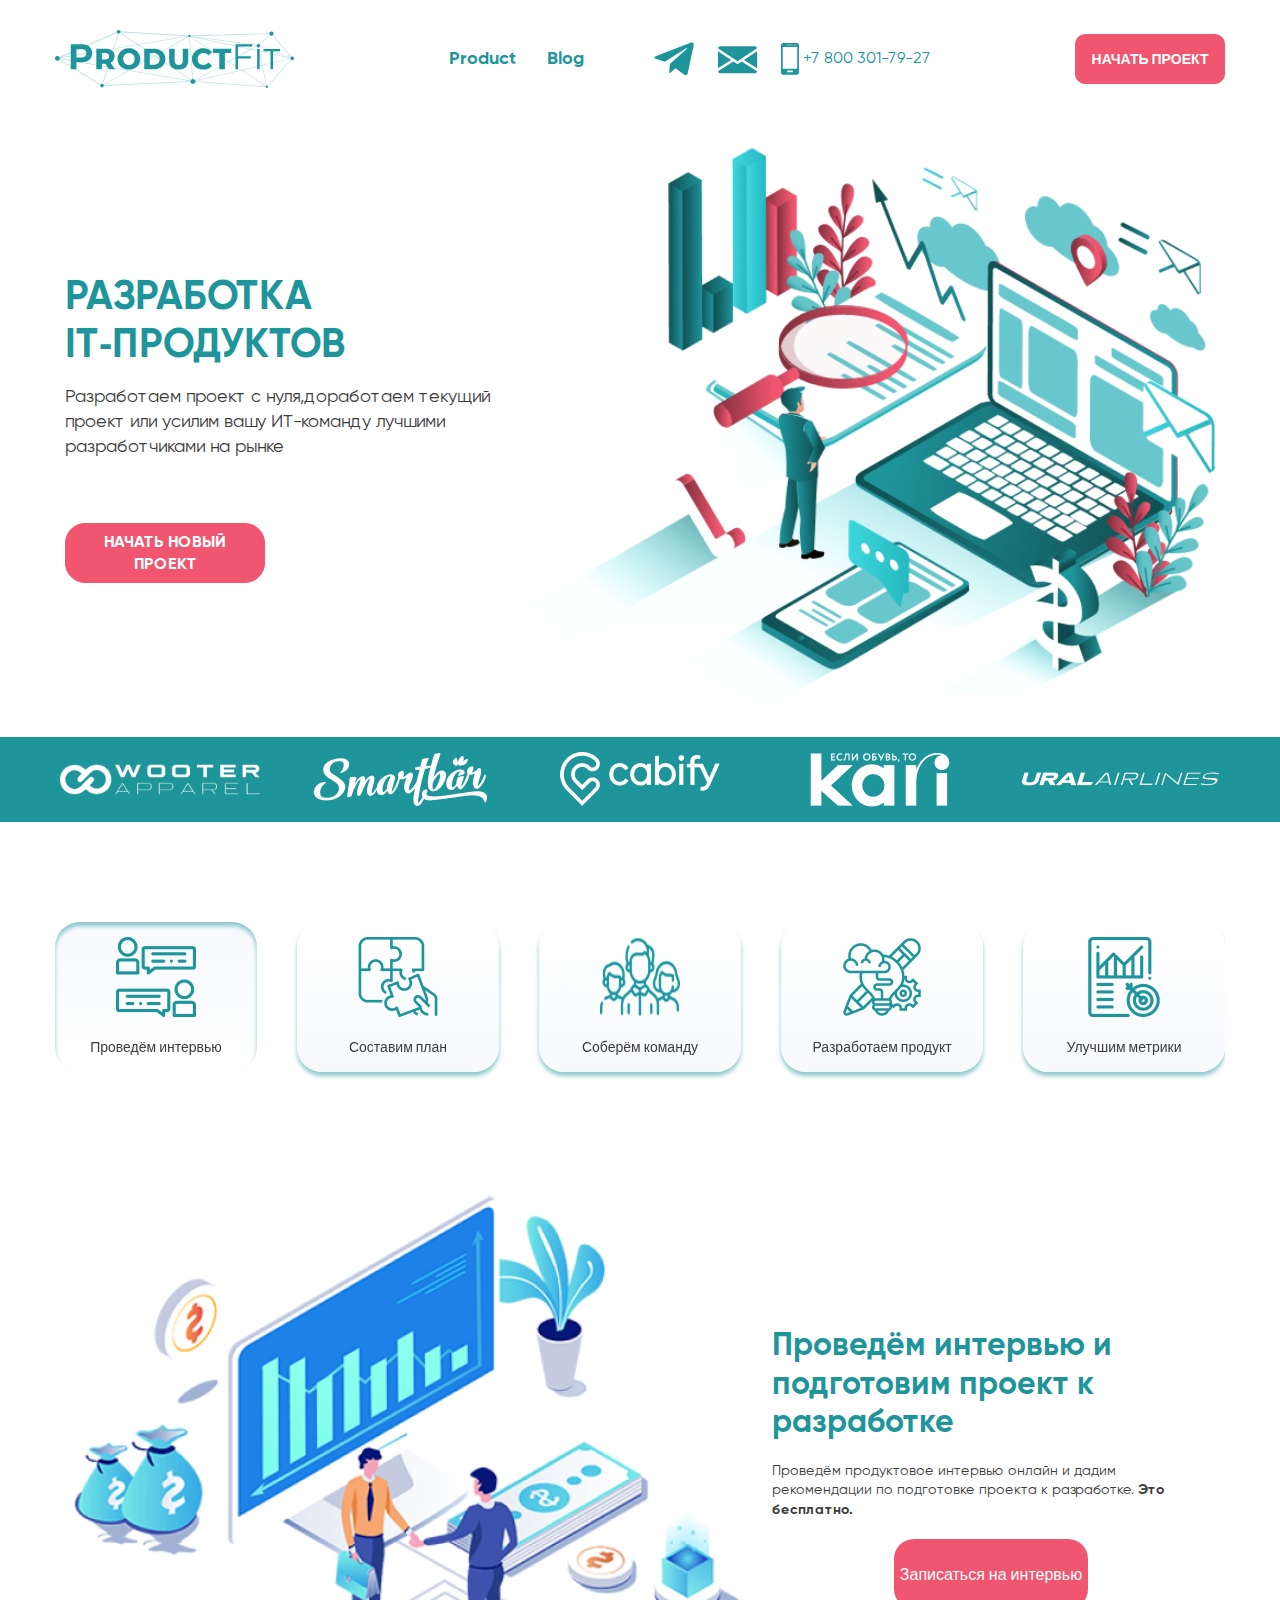
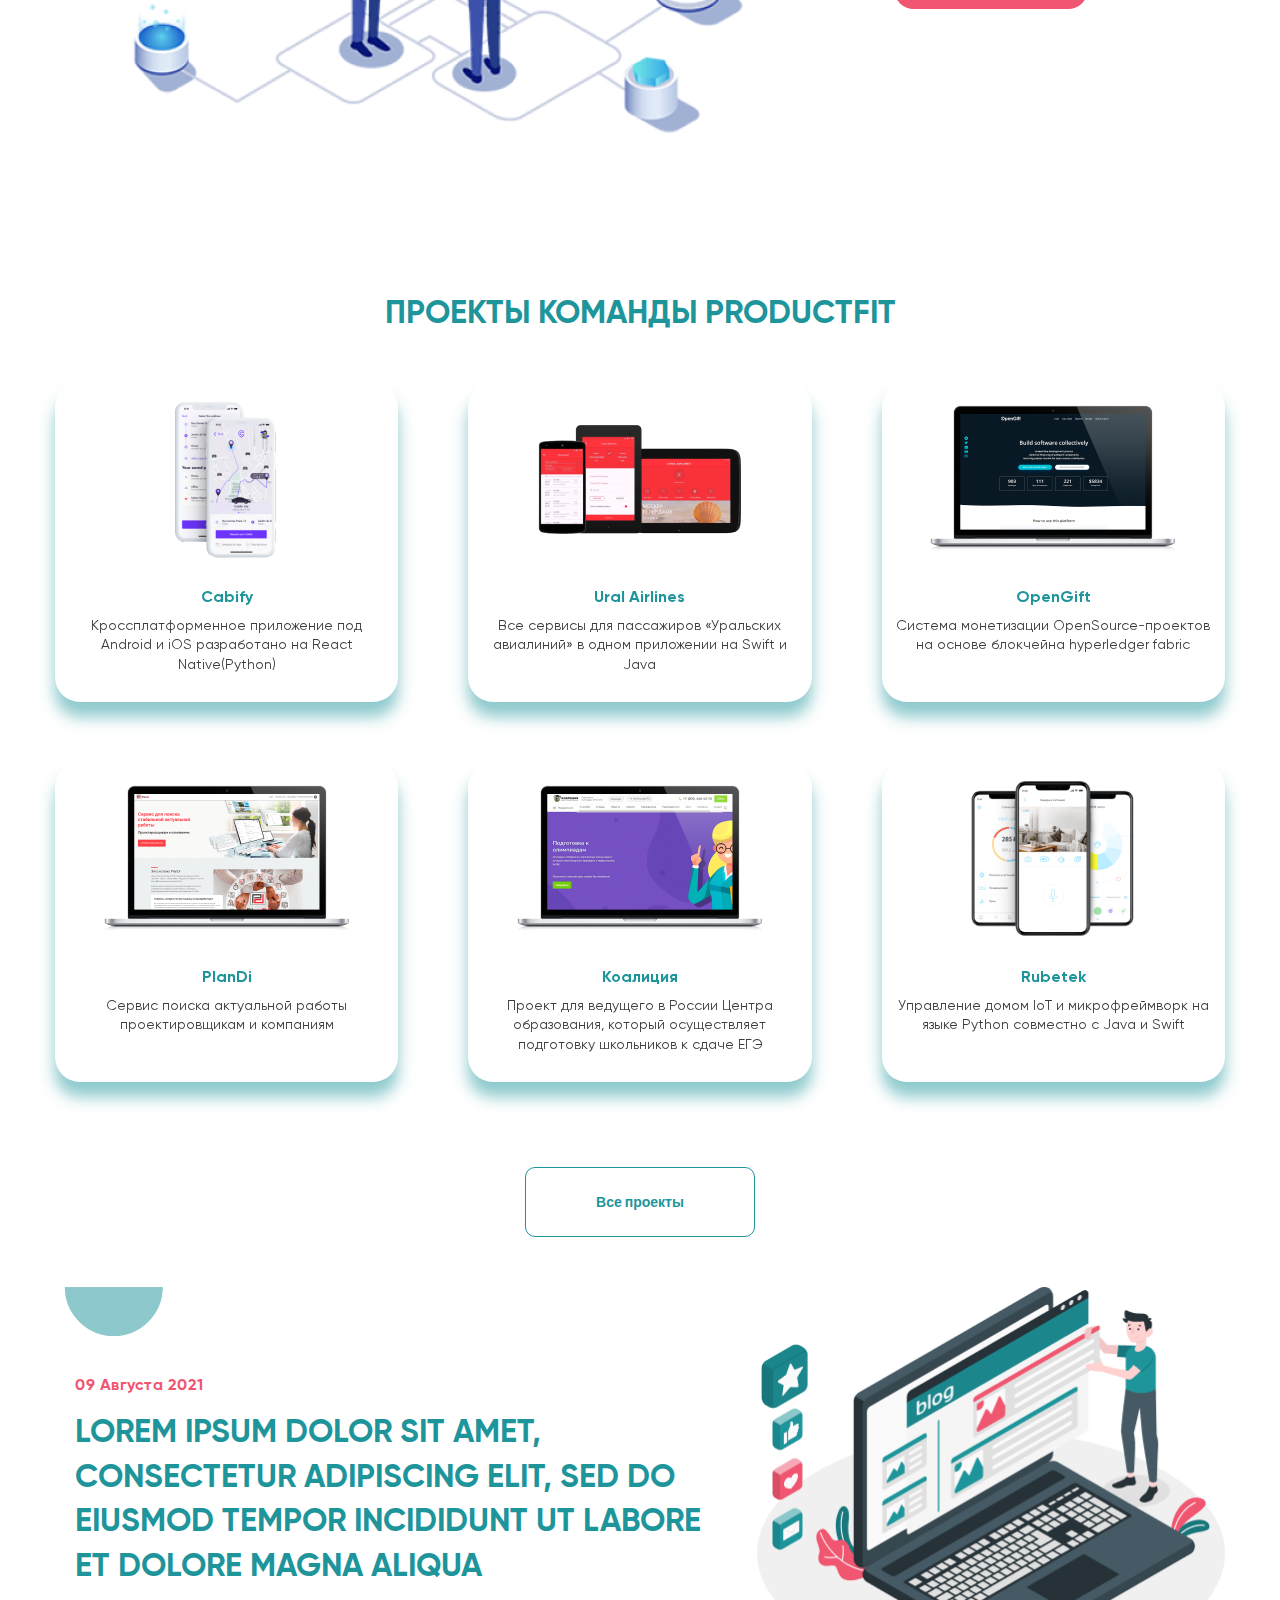
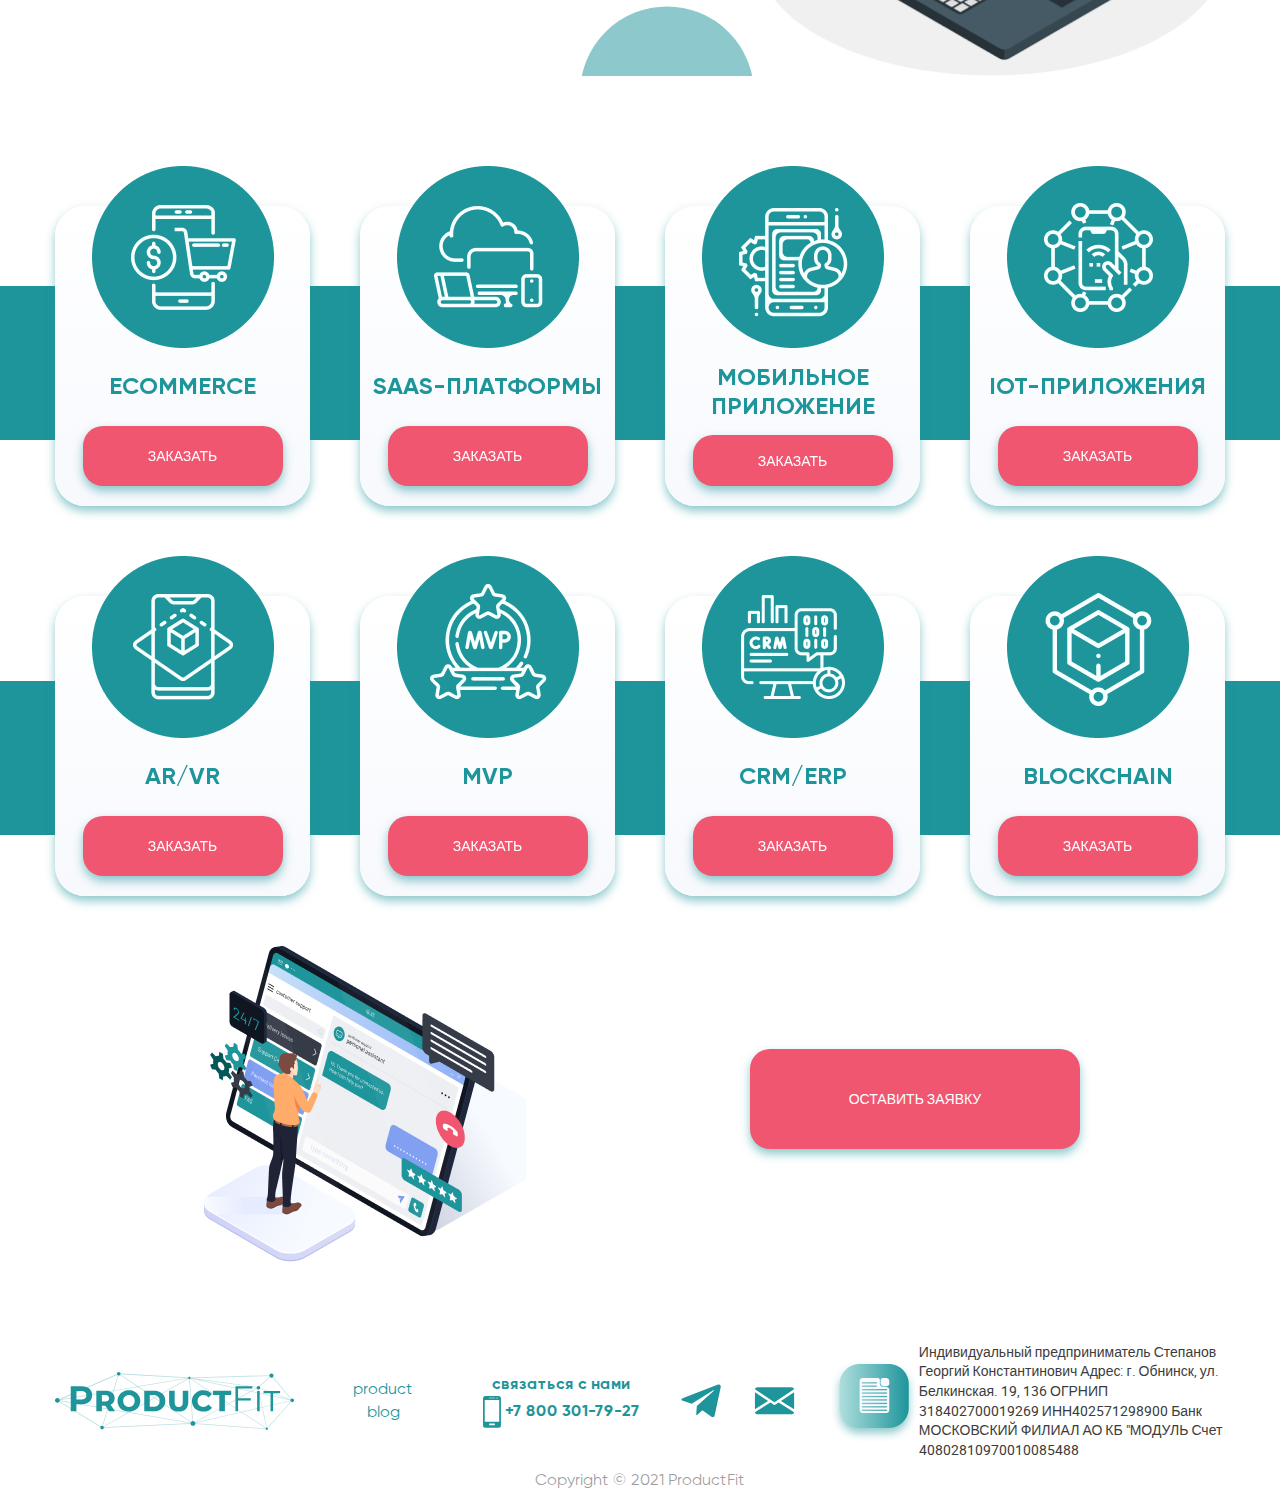
<file: index.html>
<!DOCTYPE html>
<html lang="ru">

<head>

	<meta charset="utf-8">
	<title>Start Optimazed</title>
	<meta name="description" content="Startup HTML Optimized">
	<meta name="viewport" content="width=device-width">
	<link rel="icon" href="img/favicon.ico">
	<meta property="og:image" content="img/preview.jpg">
	<link rel="stylesheet" href="css/app.min.css?v=1">
	<script src="js/app.min.js" defer></script>

</head>

<body>

	<header class="header">
		<div class="header__container container">
			<div class="header__logo">
				<a href="#"> <img src="/img/Logo.svg" alt=""> </a>
			</div>
			<div class="header__nav">
				<ul class="header__list">
					<li><a href="/product.html">Product</a></li>
					<li><a href="/blog.html">Blog</a></li>
				</ul>
				<div class="header__item">
					<a href="tg://join?invite=id_группы"> <img src="/img/Telegram.svg" alt=""></a>
					<a href="mailto:info@example.com"> <img src="/img/mail.svg" alt=""></a>
					<a href="tel:+78003017927"> <img src="/img/phone.svg" alt=""> +7 800 301-79-27 </a>
				</div>
				<button class="btn btn--contact btn--burger">
					НАЧАТЬ ПРОЕКТ
				</button>
			</div>
			<button class="btn btn--contact">
				НАЧАТЬ ПРОЕКТ
			</button>
			<button class="hamburger" type="button">
				<span class="hamburger__item"></span>
			</button>
		</div>
	</header>

	<section class="banner">
		<div class="banner__container container">
			<div class="banner__block">
				<h2 class="banner__title"> Разработка IT‑продуктов</h2>
				<p class="banner__text">Разработаем проект с нуля,доработаем текущий проект или усилим вашу ИТ-команду лучшими разработчиками на рынке</p>
				<button class="btn btn--banner">НАЧАТЬ НОВЫЙ ПРОЕКТ</button>
			</div>
			<div class="banner__img">
				<img src="/img/banner.png" alt="">
			</div>
		</div>
	</section>

	<section class="brands">
		<div class="brands__container container">
			<div class="brands__wrap">
				<div class="swiper-brand">
					<div class="brands__prev"></div>
					<div class="brands__list swiper-wrapper">
						<div class="brands__img swiper-slide brands__width">
							<img src="/img/brand-1.png" alt="">
						</div>
						<div class="brands__img swiper-slide">
							<img src="/img/brand-2.png" alt="">
						</div>
						<div class="brands__img swiper-slide">
							<img src="/img/brand-3.png" alt="">
						</div>
						<div class="brands__img swiper-slide">
							<img src="/img/brand-4.png" alt="">
						</div>
						<div class="brands__img swiper-slide">
							<img src="/img/brand-5.png" alt="">
						</div>
					</div>
					<div class="brands__next"></div>
				</div>
			</div>
		</div>
	</section>

	<section class="interview">
		<div class="interview__container container">
			<div class="interview__tabs">
				<div class="swiper-interview">
					<div class="interview__prev"></div>
					<ul class="interview__list swiper-wrapper">
						<li class="interview__item swiper-slide"> <img src="/img/interview.png" alt=""> <p>Проведём интервью</p></li>
						<li class="interview__item swiper-slide">	<img src="/img/puzzle.png" alt=""> <p>Составим план</p></li>
						<li class="interview__item swiper-slide">	<img src="/img/team.png" alt=""> <p>Соберём команду</p></li>
						<li class="interview__item swiper-slide">	<img src="/img/development.png" alt=""> <p>Разработаем продукт</p></li>
						<li class="interview__item swiper-slide"><img src="/img/advance.png" alt=""> <p>Улучшим метрики</p></li>
					</ul>
					<div class="interview__next"></div>
				</div>
				<div class="interview__content">
					<div class="interview__wrap">
						<div class="interview__img">
							<img src="/img/interview-logo.png" alt="">
						</div>
						<div class="interview__block">
							<h2 class="interview__title"> Проведём интервью и подготовим проект к разработке</h2>
							<p class="interview__text">Проведём продуктовое интервью онлайн и дадим рекомендации по подготовке проекта к разработке. <b> Это бесплатно.</b></p>
							<button class="interview__btn btn--int">Записаться на интервью</button>
						</div>
					</div>
					<div class="interview__wrap">
						<div class="interview__img">
							<img src="/img/interview-logo.png" alt="">
						</div>
						<div class="interview__block">
							<h2 class="interview__title"> Проведём интервью и подготовим проект к разработке</h2>
							<p class="interview__text">Проведём продуктовое интервью онлайн и дадим рекомендации по подготовке проекта к разработке. <b> Это бесплатно.</b></p>
							<button class="interview__btn btn--int">Записаться на интервью</button>
						</div>
					</div>
					<div class="interview__wrap">
						<div class="interview__img">
							<img src="/img/interview-logo.png" alt="">
						</div>
						<div class="interview__block">
							<h2 class="interview__title"> Проведём интервью и подготовим проект к разработке</h2>
							<p class="interview__text">Проведём продуктовое интервью онлайн и дадим рекомендации по подготовке проекта к разработке. <b> Это бесплатно.</b></p>
							<button class="interview__btn btn--int">Записаться на интервью</button>
						</div>
					</div>
					<div class="interview__wrap">
						<div class="interview__img">
							<img src="/img/interview-logo.png" alt="">
						</div>
						<div class="interview__block">
							<h2 class="interview__title"> Проведём интервью и подготовим проект к разработке</h2>
							<p class="interview__text">Проведём продуктовое интервью онлайн и дадим рекомендации по подготовке проекта к разработке. <b> Это бесплатно.</b></p>
							<button class="interview__btn btn--int">Записаться на интервью</button>
						</div>
					</div>
					<div class="interview__wrap">
						<div class="interview__img">
							<img src="/img/interview-logo.png" alt="">
						</div>
						<div class="interview__block">
							<h2 class="interview__title"> Проведём интервью и подготовим проект к разработке</h2>
							<p class="interview__text">Проведём продуктовое интервью онлайн и дадим рекомендации по подготовке проекта к разработке. <b> Это бесплатно.</b></p>
							<button class="interview__btn btn--int">Записаться на интервью</button>
						</div>
					</div>
				</div>
			</div>
		</div>
	</section>

	<section class="product">
		<div class="product__container container">
			<h2 class="product__title">ПРОЕКТЫ КОМАНДЫ PRODUCTFIT</h2>
			<div class="swiper-product">
				<div class="product__block swiper-wrapper">
					<div class="product__item swiper-slide">
						<img src="/img/cabify-product.png" alt="">
						<h3 class="product__text">Cabify</h3>
						<p class="product__subtext">Кроссплатформенное приложение под Android и iOS разработано на React Native(Python)</p>
					</div>
					<div class="product__item swiper-slide">
						<img src="/img/airlines-product.png" alt="">
						<h3 class="product__text">Ural Airlines</h3>
						<p class="product__subtext">Все сервисы для пассажиров «Уральских авиалиний» в одном приложении на Swift и Java</p>
					</div>
					<div class="product__item swiper-slide">
						<img src="/img/opengift.png" alt="">
						<h3 class="product__text">OpenGift</h3>
						<p class="product__subtext">Система монетизации OpenSource-проектов на основе блокчейна hyperledger fabric</p>
					</div>
					<div class="product__item swiper-slide">
						<img src="/img/plandi.png" alt="">
						<h3 class="product__text">PlanDi</h3>
						<p class="product__subtext">Сервис поиска актуальной работы проектировщикам и компаниям</p>
					</div>
					<div class="product__item swiper-slide">
						<img src="/img/coalition.png" alt="">
						<h3 class="product__text">Коалиция</h3>
						<p class="product__subtext">Проект для ведущего в России Центра образования, который осуществляет подготовку школьников к сдаче ЕГЭ</p>
					</div>
					<div class="product__item swiper-slide">
						<img src="/img/Rubetek.png" alt="">
						<h3 class="product__text">Rubetek</h3>
						<p class="product__subtext">Управление домом IoT и микрофреймворк на языке Python совместно с Java и Swift</p>
					</div>
				</div>
				<div class="product__pagination">
					<div class="product__prev"></div>
					<div class="product-pagination"></div>
					<div class="product__next"></div>
				</div>
				<div class="product__btn">
					<button class="btn btn--product">Все проекты</button>
				</div>
			</div>
		</div>
	</section>

	<section class="blog">
		<div class="blog__container container">
			<div class="blog__block">
				<h2 class="blog__title">09 Августа 2021</h2>
				<p class="blog__text">Lorem ipsum dolor sit amet, consectetur adipiscing elit, sed do eiusmod tempor incididunt ut labore et dolore magna aliqua</p>
			</div>
			<div class="blog__img">
				<img src="/img/blog.png" alt="">
			</div>
		</div>
	</section>

	<section class="order">
		<div class="order__background"></div>
		<div class="order__container container">
			<div class="swiper-order">
				<div class="order__prev"></div>
				<div class="order__block swiper-wrapper">
					<div class="order__item swiper-slide">
						<img src="/img/ecommerce.png" alt="">
						<h2 class="order__subtitle"> Ecommerce</h2>
						<button class="btn--order">ЗАКАЗАТЬ</button>
					</div>
					<div class="order__item swiper-slide">
						<img src="/img/sassplatform.png" alt="">
						<h2 class="order__subtitle">SaaS-платформы</h2>
						<button class="btn--order">ЗАКАЗАТЬ</button>
					</div>
					<div class="order__item swiper-slide">
						<img src="/img/mobileapp.png" alt="">
						<h2 class="order__subtitle">Мобильное приложение</h2>
						<button class="btn--order">ЗАКАЗАТЬ</button>
					</div>
					<div class="order__item swiper-slide">
						<img src="/img/iot.png" alt="">
						<h2 class="order__subtitle">IoT-приложения</h2>
						<button class="btn--order">ЗАКАЗАТЬ</button>
					</div>
					<div class="order__item swiper-slide">
						<img src="/img/vr.png" alt="">
						<h2 class="order__subtitle">AR/VR</h2>
						<button class="btn--order">ЗАКАЗАТЬ</button>
					</div>
					<div class="order__item swiper-slide">
						<img src="/img/mvp.png" alt="">
						<h2 class="order__subtitle">MVP</h2>
						<button class="btn--order">ЗАКАЗАТЬ</button>
					</div>
					<div class="order__item swiper-slide">
						<img src="/img/crm.png" alt="">
						<h2 class="order__subtitle">CRM/ERP</h2>
						<button class="btn--order">ЗАКАЗАТЬ</button>
					</div>
					<div class="order__item swiper-slide">
						<img src="/img/blockchain.png " alt="">
						<h2 class="order__subtitle">Blockchain</h2>
						<button class="btn--order">ЗАКАЗАТЬ</button>
					</div>
				</div>
				<div class="order__next"></div>
			</div>
		</div>
	</section>

	<section class="support">
		<div class="support__container container">
			<div class="support__img">
				<img src="/img/support.png" alt="">
			</div>
			<button class="btn--support">ОСТАВИТЬ ЗАЯВКУ</button>
		</div>
	</section>

	<footer class="footer">
		<div class="footer__container container">
			<div class="footer__wrap">
				<a href="#"><img src="/img/Logo.svg" alt=""></a>
				<div class="footer__item">
					<a href="/product.html"><p>product</p></a>
					<a href="/blog.html"><p>blog</p></a>
				</div>
				<div class="footer__item">
					<p>связаться с нами</p>
					<a href="tel:+78003017927"> <img src="/img/phone.svg" alt=""> +7 800 301-79-27 </a>
				</div>
				<div class="footer__item">
					<a href="tg://join?invite=id_группы"> <img src="/img/Telegram.svg" alt=""></a>
					<a href="mailto:info@example.com"> <img src="/img/mail.svg" alt=""></a>
				</div>
				<div class="footer__item">
					<img src="/img/list.png" alt="">
					<p>Индивидуальный предприниматель Степанов Георгий Константинович Адрес: г. Обнинск, ул. Белкинская. 19, 136 ОГРНИП 318402700019269 ИНН402571298900 Банк МОСКОВСКИЙ ФИЛИАЛ АО КБ "МОДУЛЬ Счет 40802810970010085488</p>
				</div>
			</div>
			<div class="footer__copy">
				<p>Copyright © 2021 ProductFit</p>
			</div>
		</div>
	</footer>

</body>
</html>
</file>
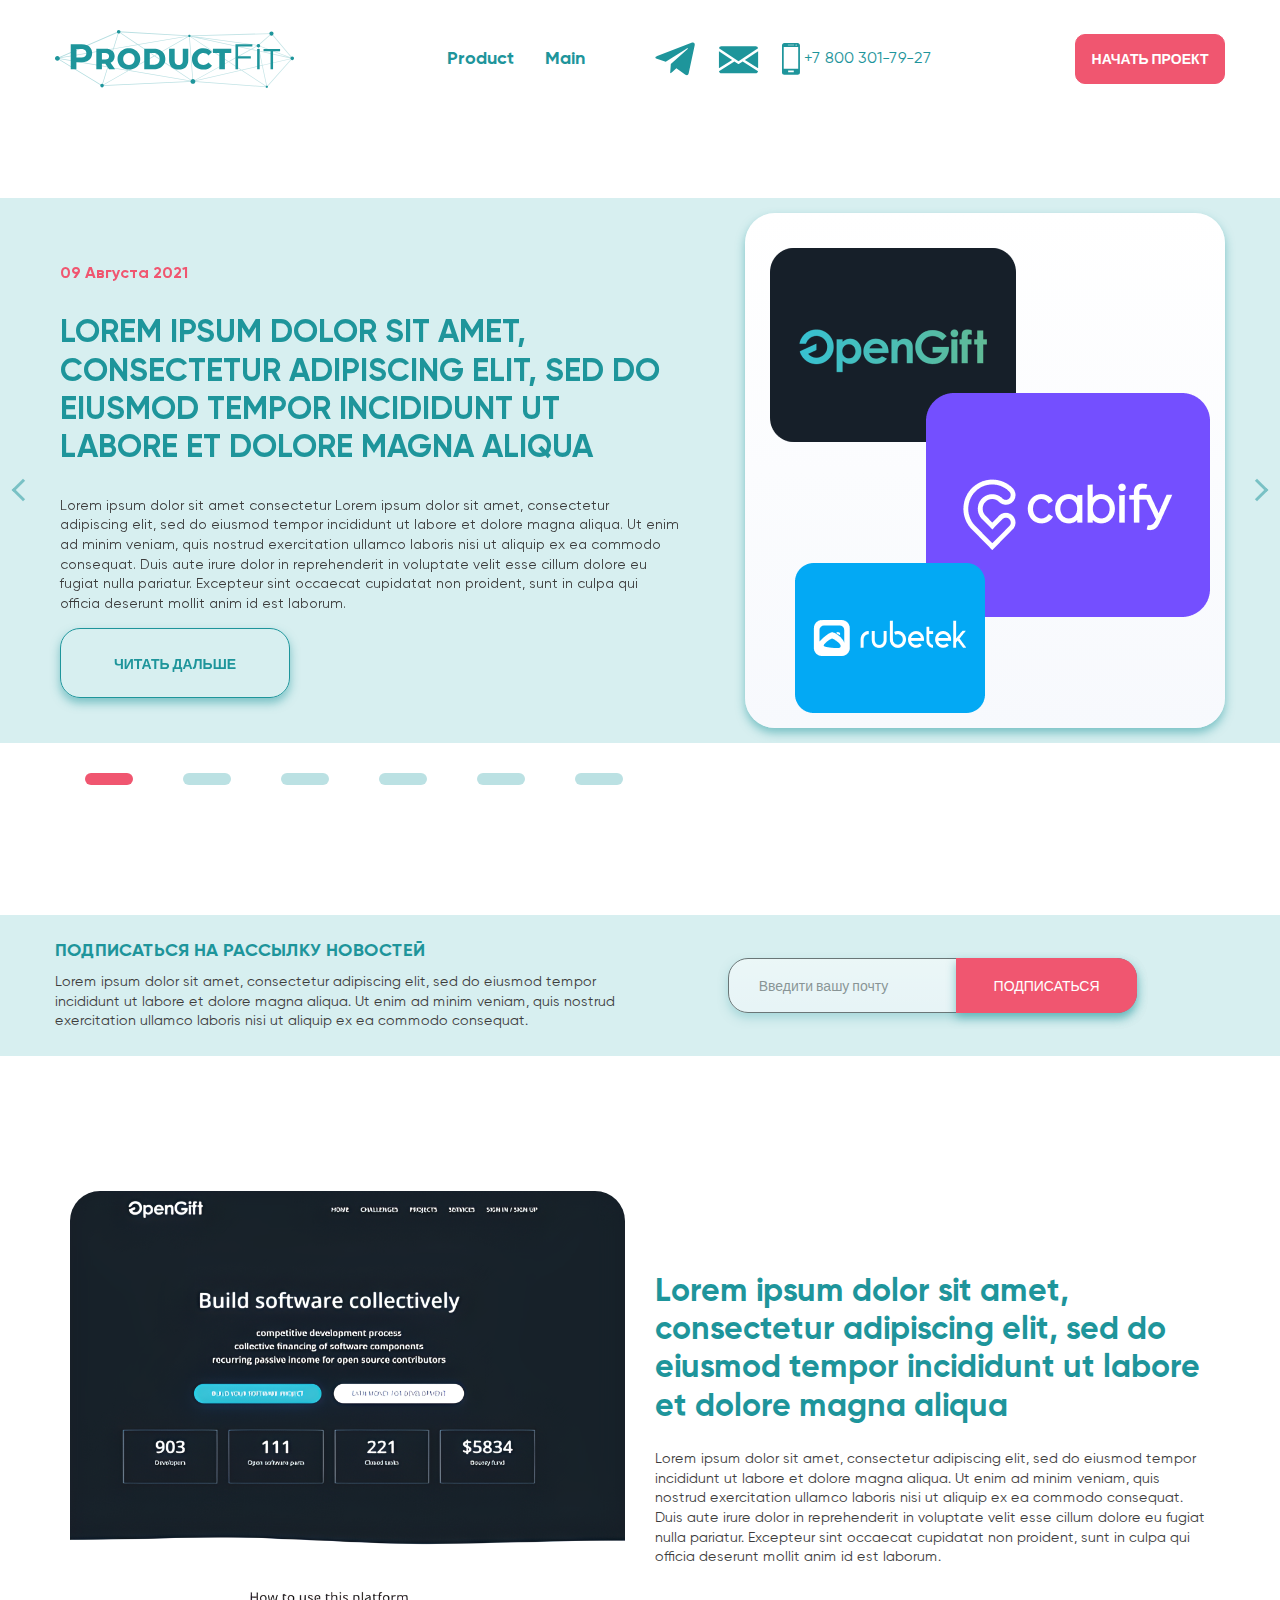
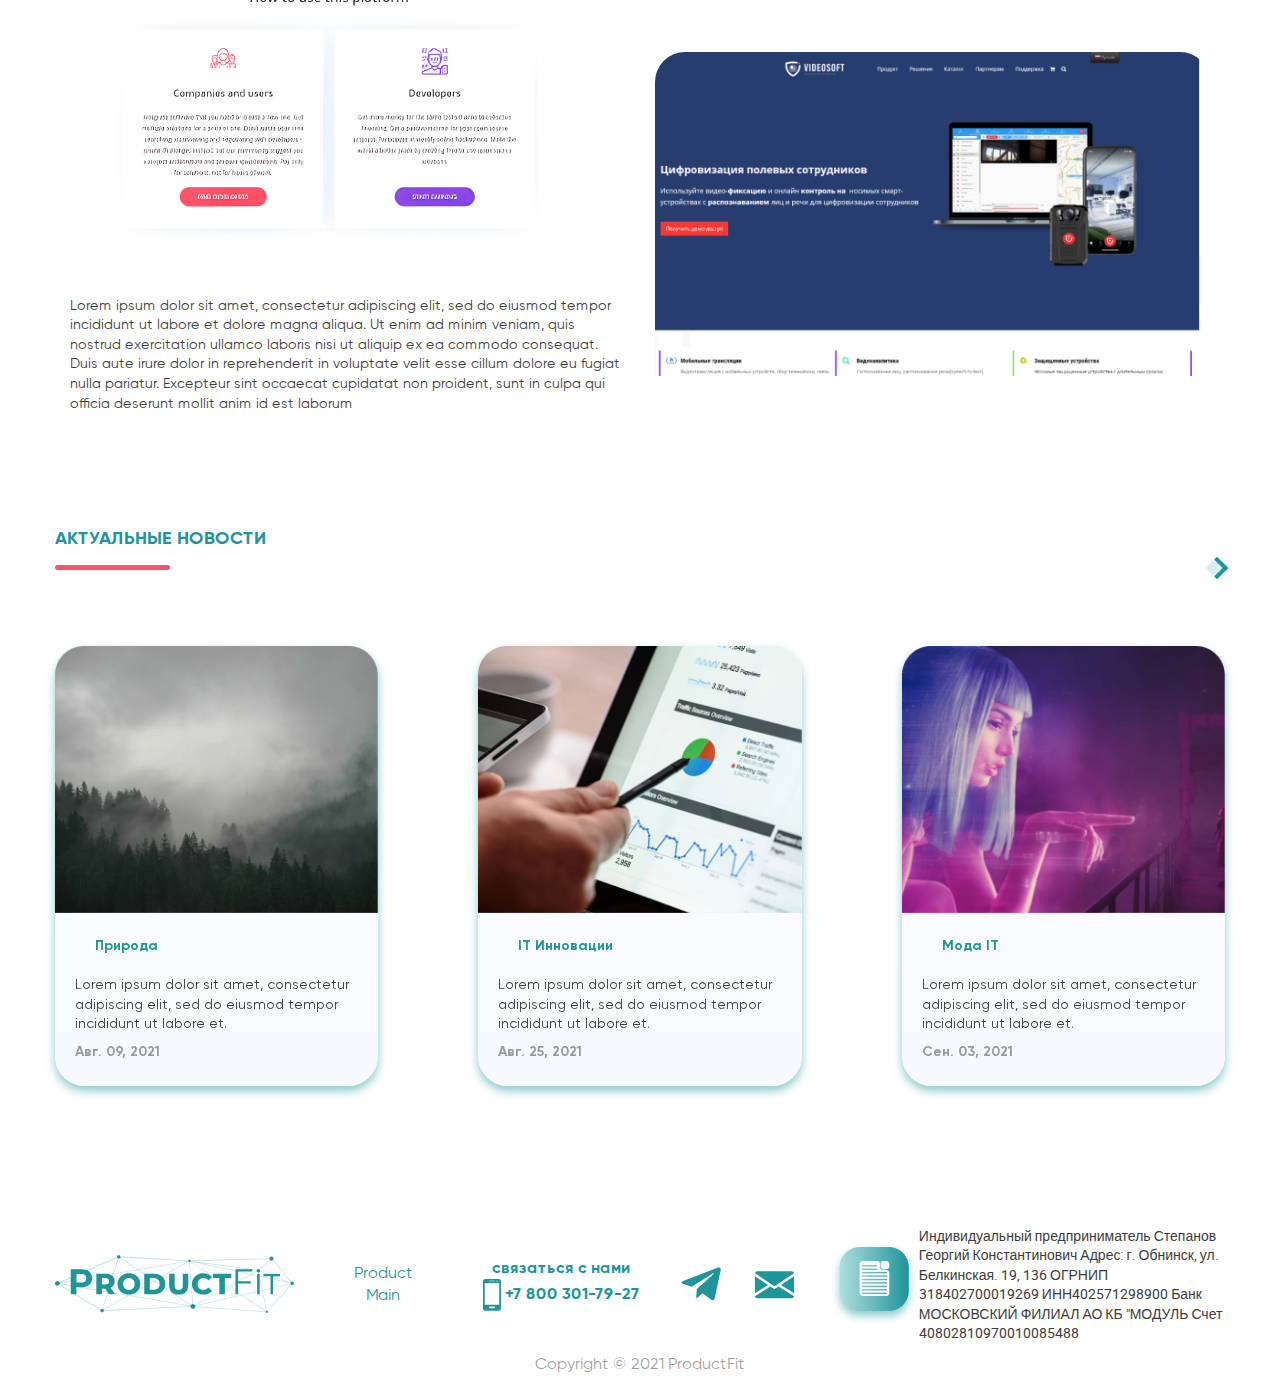
<file: blog.html>
<!DOCTYPE html>
<html lang="ru">

<head>
	<meta charset="utf-8">
	<title>Start Optimazed</title>
	<meta name="description" content="Startup HTML Optimized">
	<meta name="viewport" content="width=device-width">
	<link rel="icon" href="img/favicon.ico">
	<meta property="og:image" content="img/preview.jpg">
	<link rel="stylesheet" href="css/app.min.css?v=1">
	<script src="js/app.min.js" defer></script>
</head>

<body>

	<header class="header">
			<div class="header__container container">
				<div class="header__logo">
					<a href="#">
						<img src="/img/Logo.svg" alt="">
					</a>
				</div>
				<div class="header__nav">
					<ul class="header__list">
						<li>
							<a href="/product.html">Product</a>
						</li>
						<li>
							<a href="/index.html">Main</a>
						</li>
					</ul>
					<div class="header__item">
						<a href="tg://join?invite=id_группы">
							<img src="/img/Telegram.svg" alt=""></a>
						<a href="mailto:info@example.com">
							<img src="/img/mail.svg" alt=""></a>
						<a href="tel:+78003017927">
							<img src="/img/phone.svg" alt="">
							+7 800 301-79-27
						</a>
					</div>
					<button class="btn btn--contact btn--burger">
						НАЧАТЬ ПРОЕКТ
					</button>
				</div>
				<button class="btn btn--contact">
					НАЧАТЬ ПРОЕКТ
				</button>
				<button class="hamburger" type="button">
					<span class="hamburger__item"></span>
				</button>
			</div>
	</header>

	<section class="case">
		<div class="case__bg">
			<div class="case__prev"></div>
			<div class="case__container container">
				<div class="swiper-case">
					<div class="case__wrap swiper-wrapper ">
						<div class="case__block swiper-slide">
							<div class="case__content ">
								<h3 class="case__date">09 Августа 2021</h3>
								<h2 class="case__title">LOREM IPSUM DOLOR SIT AMET, CONSECTETUR ADIPISCING ELIT, SED DO EIUSMOD TEMPOR INCIDIDUNT UT LABORE ET DOLORE MAGNA ALIQUA</h2>
								<p class="case__text">Lorem ipsum dolor sit amet consectetur Lorem ipsum dolor sit amet, consectetur adipiscing elit, sed do eiusmod tempor incididunt ut labore et dolore magna aliqua. Ut enim ad minim veniam, quis nostrud exercitation ullamco laboris nisi ut aliquip ex ea commodo consequat. Duis aute irure dolor in reprehenderit in voluptate velit esse cillum dolore eu fugiat nulla pariatur. Excepteur sint occaecat cupidatat non proident, sunt in culpa qui officia deserunt mollit anim id est laborum.</p>
								<button class="btn--case">ЧИТАТЬ ДАЛЬШЕ</button>
							</div>
							<div class="case__item">
								<img src="/img/opengiftcase.png" alt="">
								<img src="/img/cabifycase.png" alt="">
								<img src="/img/rubitekcase.png" alt="">
							</div>
						</div>
						<div class="case__block swiper-slide">
							<div class="case__content">
								<h3 class="case__date">09 Августа 2021</h3>
								<h2 class="case__title">LOREM IPSUM DOLOR SIT AMET, CONSECTETUR ADIPISCING ELIT, SED DO EIUSMOD TEMPOR INCIDIDUNT UT LABORE ET DOLORE MAGNA ALIQUA</h2>
								<p class="case__text">Lorem ipsum dolor sit amet consectetur Lorem ipsum dolor sit amet, consectetur adipiscing elit, sed do eiusmod tempor incididunt ut labore et dolore magna aliqua. Ut enim ad minim veniam, quis nostrud exercitation ullamco laboris nisi ut aliquip ex ea commodo consequat. Duis aute irure dolor in reprehenderit in voluptate velit esse cillum dolore eu fugiat nulla pariatur. Excepteur sint occaecat cupidatat non proident, sunt in culpa qui officia deserunt mollit anim id est laborum.</p>
								<button class="btn--case">ЧИТАТЬ ДАЛЬШЕ</button>
							</div>
							<div class="case__item">
								<img src="/img/opengiftcase.png" alt="">
								<img src="/img/cabifycase.png" alt="">
								<img src="/img/rubitekcase.png" alt="">
							</div>
						</div>
						<div class="case__block swiper-slide">
							<div class="case__content">
								<h3 class="case__date">09 Августа 2021</h3>
								<h2 class="case__title">LOREM IPSUM DOLOR SIT AMET, CONSECTETUR ADIPISCING ELIT, SED DO EIUSMOD TEMPOR INCIDIDUNT UT LABORE ET DOLORE MAGNA ALIQUA</h2>
								<p class="case__text">Lorem ipsum dolor sit amet consectetur Lorem ipsum dolor sit amet, consectetur adipiscing elit, sed do eiusmod tempor incididunt ut labore et dolore magna aliqua. Ut enim ad minim veniam, quis nostrud exercitation ullamco laboris nisi ut aliquip ex ea commodo consequat. Duis aute irure dolor in reprehenderit in voluptate velit esse cillum dolore eu fugiat nulla pariatur. Excepteur sint occaecat cupidatat non proident, sunt in culpa qui officia deserunt mollit anim id est laborum.</p>
								<button class="btn--case">ЧИТАТЬ ДАЛЬШЕ</button>
							</div>
							<div class="case__item">
								<img src="/img/opengiftcase.png" alt="">
								<img src="/img/cabifycase.png" alt="">
								<img src="/img/rubitekcase.png" alt="">
							</div>
						</div>
						<div class="case__block swiper-slide">
							<div class="case__content">
								<h3 class="case__date">09 Августа 2021</h3>
								<h2 class="case__title">LOREM IPSUM DOLOR SIT AMET, CONSECTETUR ADIPISCING ELIT, SED DO EIUSMOD TEMPOR INCIDIDUNT UT LABORE ET DOLORE MAGNA ALIQUA</h2>
								<p class="case__text">Lorem ipsum dolor sit amet consectetur Lorem ipsum dolor sit amet, consectetur adipiscing elit, sed do eiusmod tempor incididunt ut labore et dolore magna aliqua. Ut enim ad minim veniam, quis nostrud exercitation ullamco laboris nisi ut aliquip ex ea commodo consequat. Duis aute irure dolor in reprehenderit in voluptate velit esse cillum dolore eu fugiat nulla pariatur. Excepteur sint occaecat cupidatat non proident, sunt in culpa qui officia deserunt mollit anim id est laborum.</p>
								<button class="btn--case">ЧИТАТЬ ДАЛЬШЕ</button>
							</div>
							<div class="case__item">
								<img src="/img/opengiftcase.png" alt="">
								<img src="/img/cabifycase.png" alt="">
								<img src="/img/rubitekcase.png" alt="">
							</div>
						</div>
						<div class="case__block swiper-slide">
							<div class="case__content">
								<h3 class="case__date">09 Августа 2021</h3>
								<h2 class="case__title">LOREM IPSUM DOLOR SIT AMET, CONSECTETUR ADIPISCING ELIT, SED DO EIUSMOD TEMPOR INCIDIDUNT UT LABORE ET DOLORE MAGNA ALIQUA</h2>
								<p class="case__text">Lorem ipsum dolor sit amet consectetur Lorem ipsum dolor sit amet, consectetur adipiscing elit, sed do eiusmod tempor incididunt ut labore et dolore magna aliqua. Ut enim ad minim veniam, quis nostrud exercitation ullamco laboris nisi ut aliquip ex ea commodo consequat. Duis aute irure dolor in reprehenderit in voluptate velit esse cillum dolore eu fugiat nulla pariatur. Excepteur sint occaecat cupidatat non proident, sunt in culpa qui officia deserunt mollit anim id est laborum.</p>
								<button class="btn--case">ЧИТАТЬ ДАЛЬШЕ</button>
							</div>
							<div class="case__item">
								<img src="/img/opengiftcase.png" alt="">
								<img src="/img/cabifycase.png" alt="">
								<img src="/img/rubitekcase.png" alt="">
							</div>
						</div>
						<div class="case__block swiper-slide">
							<div class="case__content">
								<h3 class="case__date">09 Августа 2021</h3>
								<h2 class="case__title">LOREM IPSUM DOLOR SIT AMET, CONSECTETUR ADIPISCING ELIT, SED DO EIUSMOD TEMPOR INCIDIDUNT UT LABORE ET DOLORE MAGNA ALIQUA</h2>
								<p class="case__text">Lorem ipsum dolor sit amet consectetur Lorem ipsum dolor sit amet, consectetur adipiscing elit, sed do eiusmod tempor incididunt ut labore et dolore magna aliqua. Ut enim ad minim veniam, quis nostrud exercitation ullamco laboris nisi ut aliquip ex ea commodo consequat. Duis aute irure dolor in reprehenderit in voluptate velit esse cillum dolore eu fugiat nulla pariatur. Excepteur sint occaecat cupidatat non proident, sunt in culpa qui officia deserunt mollit anim id est laborum.</p>
								<button class="btn--case">ЧИТАТЬ ДАЛЬШЕ</button>
							</div>
							<div class="case__item">
								<img src="/img/opengiftcase.png" alt="">
								<img src="/img/cabifycase.png" alt="">
								<img src="/img/rubitekcase.png" alt="">
							</div>
						</div>
					</div>
				</div>
			</div>
			<div class="case__next"></div>
		</div>
		<div class="case__pagination">
			<div class="case-pagination"></div>
		</div>
	</section>

	<section class="mailing">
		<div class="mailing__container container">
			<div class="mailing__content">
				<h2 class="mailing__title">ПОДПИСАТЬСЯ НА РАССЫЛКУ НОВОСТЕЙ</h2>
				<p class="mailing__text">Lorem ipsum dolor sit amet, consectetur adipiscing elit, sed do eiusmod tempor incididunt ut labore et dolore magna aliqua. Ut enim ad minim veniam, quis nostrud exercitation ullamco laboris nisi ut aliquip ex ea commodo consequat.</p>
			</div>
			<div class="mailing__form">
				<input class="mailing__mail" type="email" id="email" pattern=".+@globex\.com" placeholder="Введити вашу почту" required>
				<button class="btn--mailing">ПОДПИСАТЬСЯ</button>
			</div>
		</div>
	</section>

	<section class="info">
		<div class="info__container container">
			<div class="info__content">
				<img src="/img/infoopengift.png" alt="">
				<p class="info__subtext">Lorem ipsum dolor sit amet, consectetur adipiscing elit, sed do eiusmod tempor incididunt ut labore et dolore magna aliqua. Ut enim ad minim veniam, quis nostrud exercitation ullamco laboris nisi ut aliquip ex ea commodo consequat. Duis aute irure dolor in reprehenderit in voluptate velit esse cillum dolore eu fugiat nulla pariatur. Excepteur sint occaecat cupidatat non proident, sunt in culpa qui officia deserunt mollit anim id est laborum</p>
			</div>
			<div class="info__item">
				<div class="info__text">
					<h2 class="info__title">Lorem ipsum dolor sit amet, consectetur adipiscing elit, sed do eiusmod tempor incididunt ut labore et dolore magna aliqua</h2>
					<p class="info__subtext"> Lorem ipsum dolor sit amet, consectetur adipiscing elit, sed do eiusmod tempor incididunt ut labore et dolore magna aliqua. Ut enim ad minim veniam, quis nostrud exercitation ullamco laboris nisi ut aliquip ex ea commodo consequat. Duis aute irure dolor in reprehenderit in voluptate velit esse cillum dolore eu fugiat nulla pariatur. Excepteur sint occaecat cupidatat non proident, sunt in culpa qui officia deserunt mollit anim id est laborum.</p>
				</div>
				<img src="/img/videosoft.png" alt="">
			</div>
		</div>
	</section>

	<section class="news">
		<div class="news__container container">
			<h2 class="news__title">Актуальные новости</h2>
			<div class="news__pagination">
				<div class="news-pagination"></div>
				<div class="news__next"></div>
			</div>
			<div class="swiper-news">
				<div class="news__block swiper-wrapper">
					<div class="news__item swiper-slide">
						<img src="/img/forest.png" alt="">
						<div class="news__content">
							<h3 class="news__subtitle">Природа</h3>
							<p class="news__text">Lorem ipsum dolor sit amet, consectetur adipiscing elit, sed do eiusmod tempor incididunt ut labore et.</p>
							<h4 class="news__date">Авг. 09, 2021</h4>
						</div>
					</div>
					<div class="news__item swiper-slide">
						<img src="/img/inovation.png" alt="">
						<div class="news__content">
							<h3 class="news__subtitle">IT Инновации</h3>
							<p class="news__text">Lorem ipsum dolor sit amet, consectetur adipiscing elit, sed do eiusmod tempor incididunt ut labore et.</p>
							<h4 class="news__date">Авг. 25, 2021</h4>
						</div>
					</div>
					<div class="news__item swiper-slide">
						<img src="/img/fashion.png" alt="">
						<div class="news__content">
							<h3 class="news__subtitle">Мода IT</h3>
							<p class="news__text">Lorem ipsum dolor sit amet, consectetur adipiscing elit, sed do eiusmod tempor incididunt ut labore et.</p>
							<h4 class="news__date">Сен. 03, 2021</h4>
						</div>
					</div>
					<div class="news__item swiper-slide">
						<img src="/img/forest.png" alt="">
						<div class="news__content">
							<h3 class="news__subtitle">Природа</h3>
							<p class="news__text">Lorem ipsum dolor sit amet, consectetur adipiscing elit, sed do eiusmod tempor incididunt ut labore et.</p>
							<h4 class="news__date">Авг. 09, 2021</h4>
						</div>
					</div>
					<div class="news__item swiper-slide">
						<img src="/img/inovation.png" alt="">
						<div class="news__content">
							<h3 class="news__subtitle">IT Инновации</h3>
							<p class="news__text">Lorem ipsum dolor sit amet, consectetur adipiscing elit, sed do eiusmod tempor incididunt ut labore et.</p>
							<h4 class="news__date">Авг. 25, 2021</h4>
						</div>
					</div>
					<div class="news__item swiper-slide">
						<img src="/img/fashion.png" alt="">
						<div class="news__content">
							<h3 class="news__subtitle">Мода IT</h3>
							<p class="news__text">Lorem ipsum dolor sit amet, consectetur adipiscing elit, sed do eiusmod tempor incididunt ut labore et.</p>
							<h4 class="news__date">Сен. 03, 2021</h4>
						</div>
					</div>
				</div>
			</div>
		</div>
	</section>

	<footer class="footer">
		<div class="footer__container container">
			<div class="footer__wrap">
				<a href="#"><img src="/img/Logo.svg" alt=""></a>
				<div class="footer__item">
					<a href="/product.html">
						<p>Product</p>
					</a>
					<a href="/index.html">
						<p>Main</p>
					</a>
				</div>
				<div class="footer__item">
					<p>связаться с нами</p>
					<a href="tel:+78003017927">
						<img src="/img/phone.svg" alt="">
						+7 800 301-79-27
					</a>
				</div>
				<div class="footer__item">
					<a href="tg://join?invite=id_группы">
						<img src="/img/Telegram.svg" alt=""></a>
					<a href="mailto:info@example.com">
						<img src="/img/mail.svg" alt=""></a>
				</div>
				<div class="footer__item">
					<img src="/img/list.png" alt="">
					<p>Индивидуальный предприниматель Степанов Георгий Константинович Адрес: г. Обнинск, ул. Белкинская. 19, 136 ОГРНИП 318402700019269 ИНН402571298900 Банк МОСКОВСКИЙ ФИЛИАЛ АО КБ "МОДУЛЬ Счет 40802810970010085488</p>
				</div>
			</div>
			<div class="footer__copy">
				<p>Copyright © 2021 ProductFit</p>
			</div>
		</div>
	</footer>

</body>
</html>
</file>
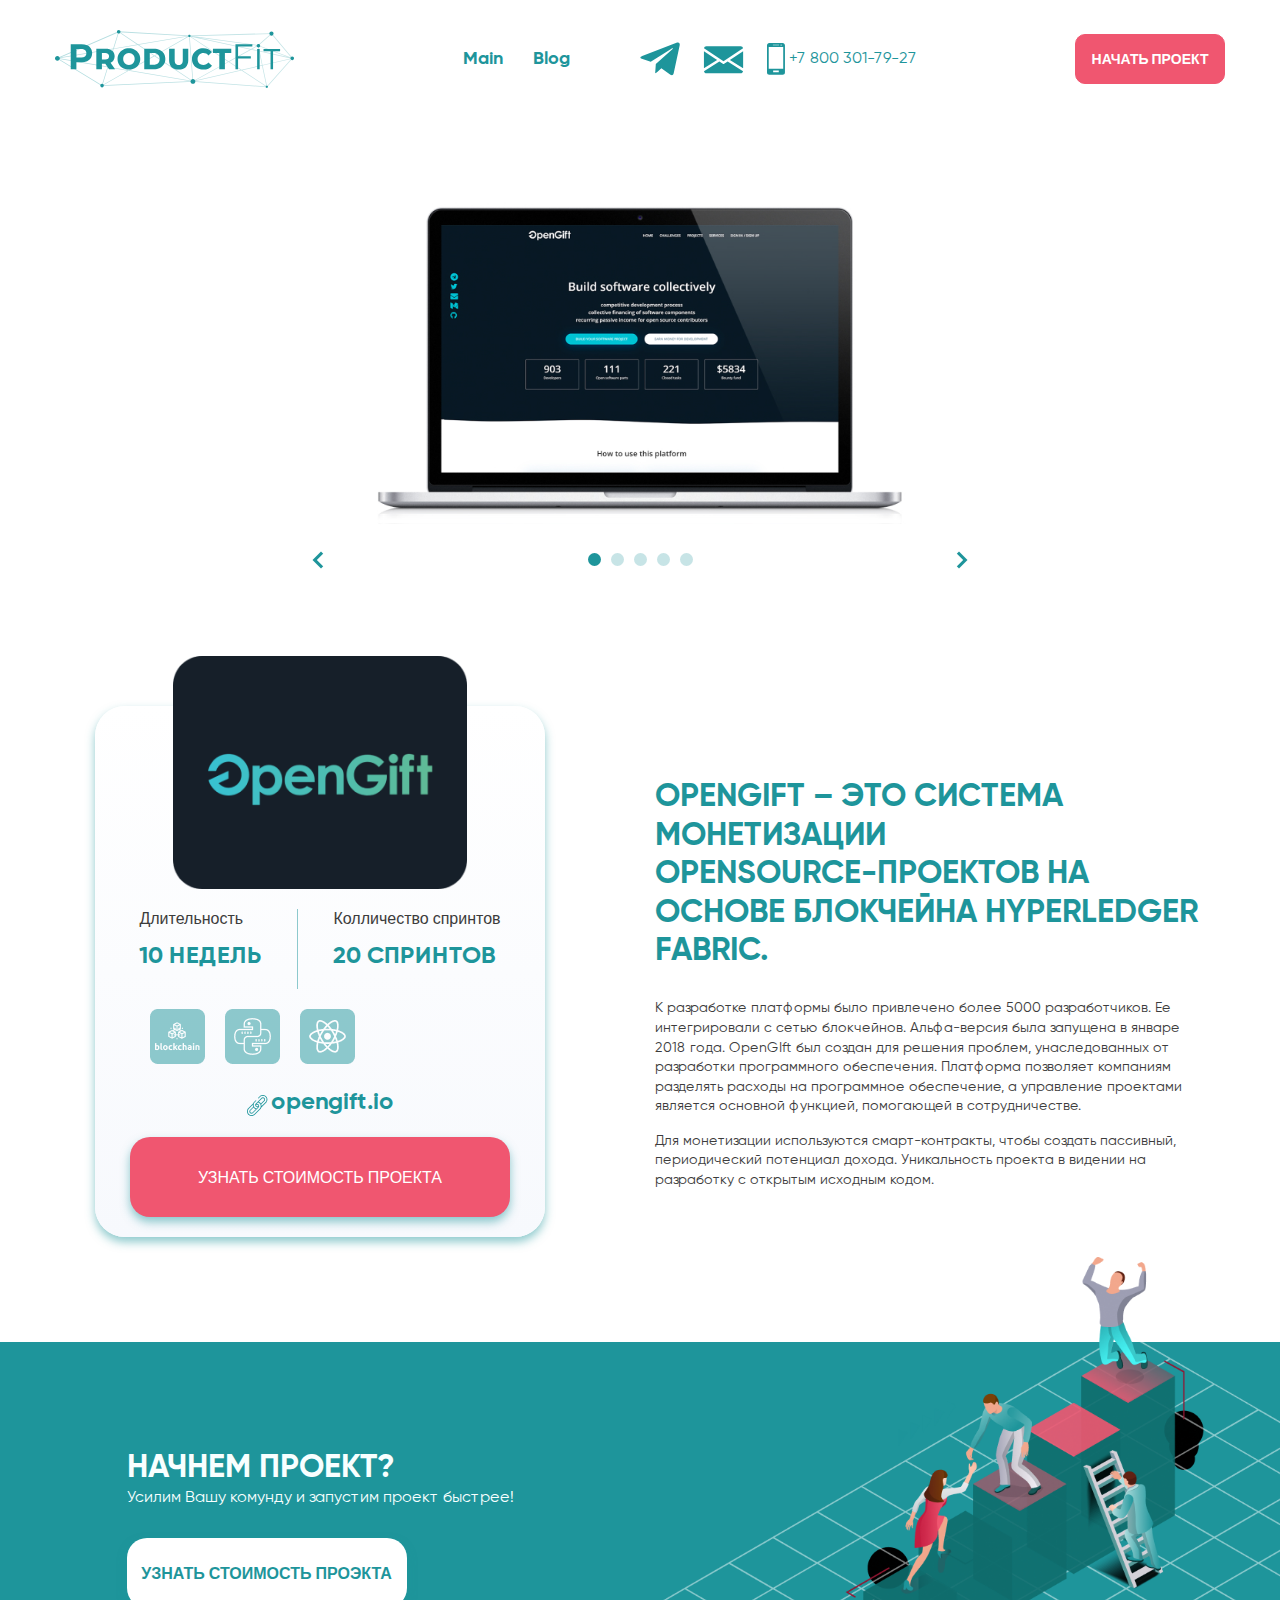
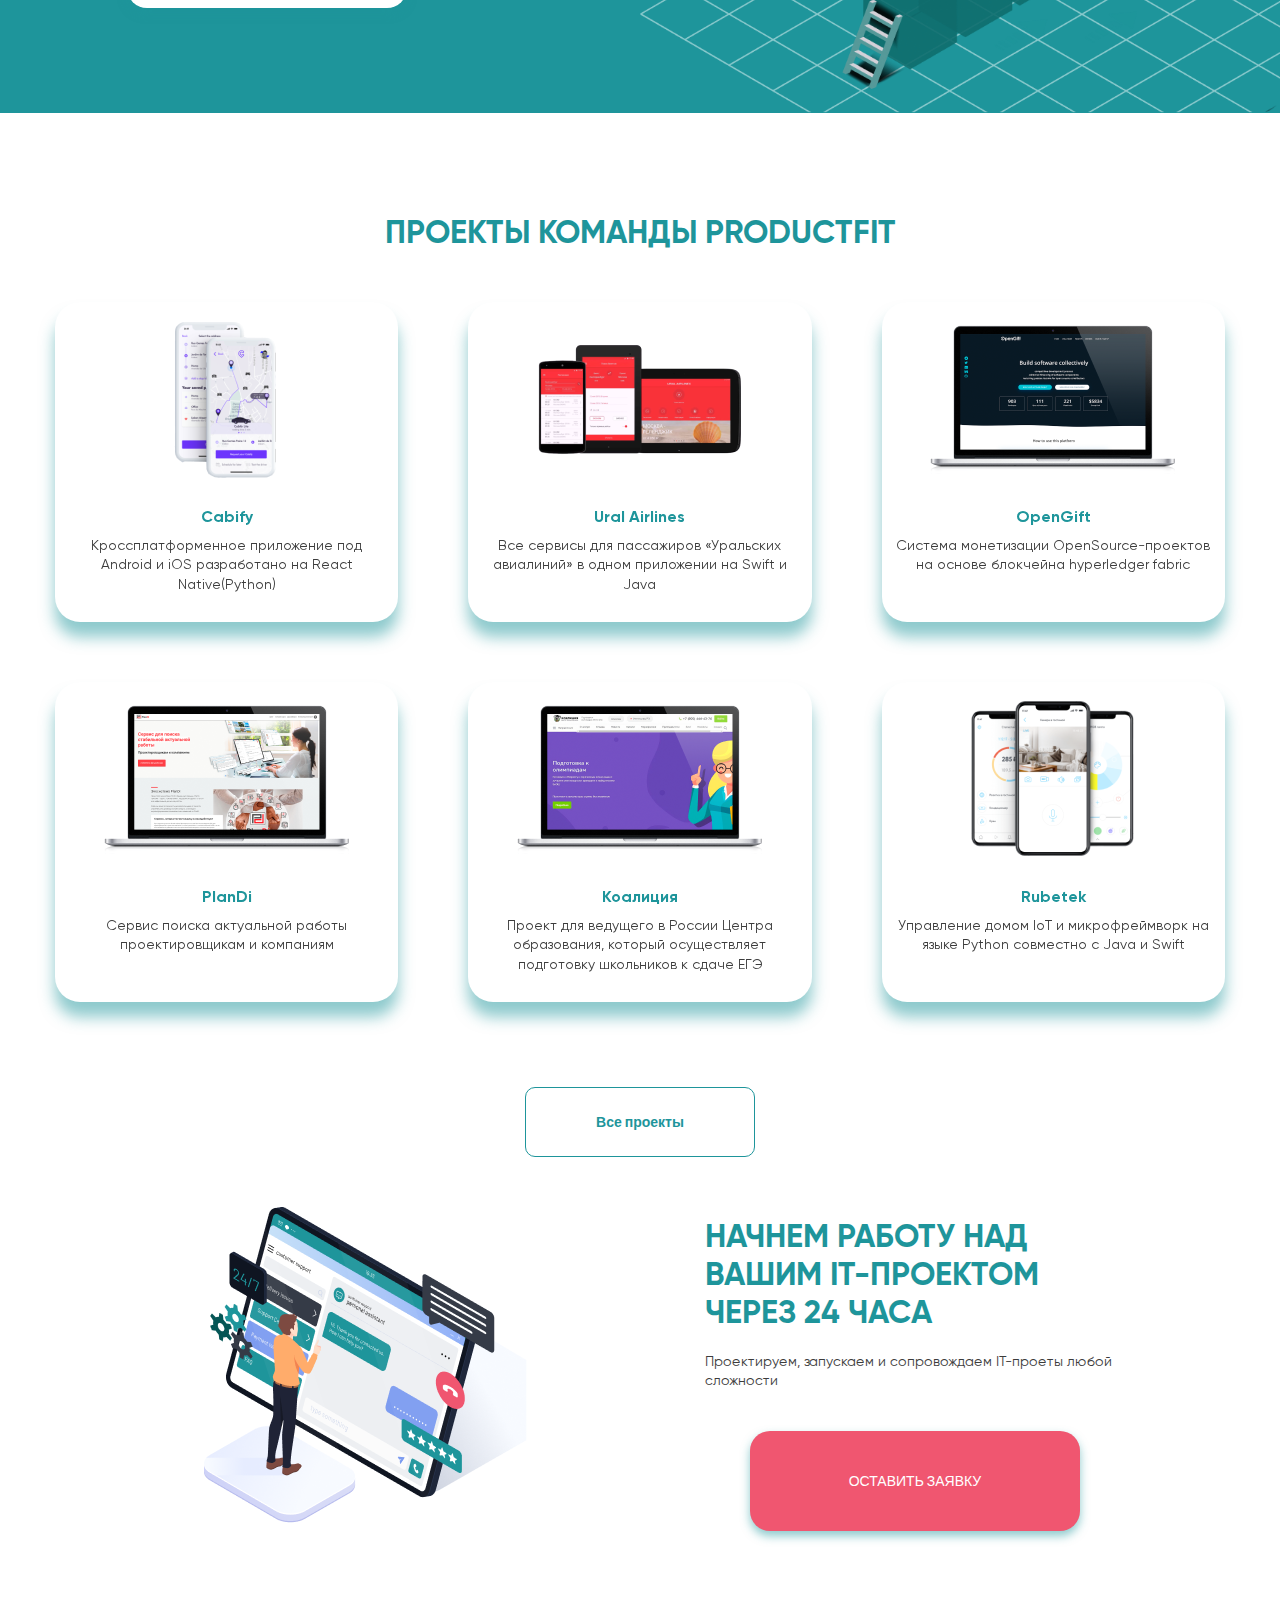
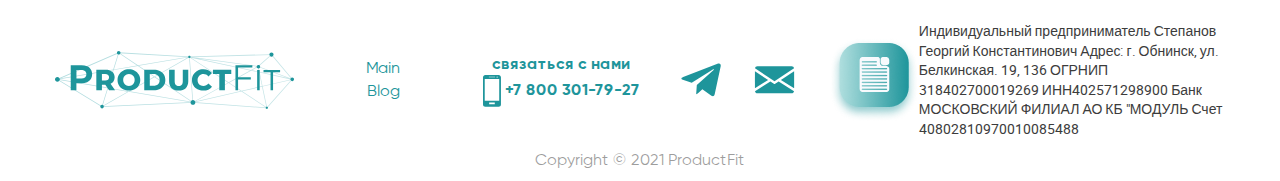
<file: product.html>
<!DOCTYPE html>
<html lang="ru">

<head>

	<meta charset="utf-8">
	<title>Start Optimazed</title>
	<meta name="description" content="Startup HTML Optimized">
	<meta name="viewport" content="width=device-width">
	<link rel="icon" href="img/favicon.ico">
	<meta property="og:image" content="img/preview.jpg">
	<link rel="stylesheet" href="css/app.min.css?v=1">
	<script src="js/app.min.js" defer></script>

</head>

<body>

	<header class="header">
		<div class="header__container container">
			<div class="header__logo">
				<a href="/index.html"> <img src="/img/Logo.svg" alt=""> </a>
			</div>
			<div class="header__nav">
				<ul class="header__list">
					<li><a href="/index.html">Main</a></li>
					<li><a href="/blog.html">Blog</a></li>
				</ul>
				<div class="header__item">
					<a href="tg://join?invite=id_группы"> <img src="/img/Telegram.svg" alt=""></a>
					<a href="mailto:info@example.com"> <img src="/img/mail.svg" alt=""></a>
					<a href="tel:+78003017927"> <img src="/img/phone.svg" alt=""> +7 800 301-79-27 </a>
				</div>
				<button class="btn btn--contact btn--burger">
					НАЧАТЬ ПРОЕКТ
				</button>
			</div>
			<button class="btn btn--contact">
				НАЧАТЬ ПРОЕКТ
			</button>
			<button class="hamburger" type="button">
				<span class="hamburger__item"></span>
			</button>
		</div>
	</header>

	<section class="software">
		<div class="software__container container">
			<div class="swiper-software">
				<div class="software__block swiper-wrapper">
					<div class="software__item swiper-slide">
						<img src="/img/software.jpg" alt="">
					</div>
					<div class="software__item swiper-slide">
						<img src="/img/software.jpg" alt="">
					</div>
					<div class="software__item swiper-slide">
						<img src="/img/software.jpg" alt="">
					</div>
					<div class="software__item swiper-slide">
						<img src="/img/software.jpg" alt="">
					</div>
					<div class="software__item swiper-slide">
						<img src="/img/software.jpg" alt="">
					</div>
				</div>
				<div class="software__pagination">
					<div class="software__prev"></div>
					<div class="software-pagination"></div>
					<div class="software__next"></div>
				</div>
			</div>
		</div>
	</section>

	<section class="opengift">
		<div class="opengift__container">
			<div class="opengift__block container">
				<div class="opengift__logo">
					<img src="/img/opengiftlogo.png" alt="">
				</div>
				<div class="opengift__content">
					<div class="opengift__item">
						<h3>Длительность</h3>
						<p>10 недель</p>
					</div>
					<div class="opengift__vl"></div>
					<div class="opengift__item">
						<h3>Колличество спринтов</h3>
						<p>20 Спринтов</p>
					</div>
				</div>
				<div class="opengift__img">
					<img src="/img/blockchainsmall.png" alt="">
					<img src="/img/phyton.png" alt="">
					<img src="/img/react.png" alt="">
				</div>
				<div class="opengift__link">
					<img src="/img/chain.png" alt=""> <a href="https://opengift.io/">opengift.io</a>
				</div>
				<button class="btn--opengift">УЗНАТЬ СТОИМОСТЬ ПРОЕКТА</button>
			</div>
			<div class="opengift__text">
				<h2 class="opengift__title">OpenGift – это система монетизации<br> OpenSource-проектов на основе блокчейна hyperledger fabric.</h2>
				<div class="opengift__subtext">
					<p>К разработке платформы было привлечено более 5000 разработчиков. Ее интегрировали с сетью блокчейнов. Альфа-версия была запущена в январе 2018 года. OpenGIft был создан для решения проблем, унаследованных от разработки программного обеспечения. Платформа позволяет компаниям разделять расходы на программное обеспечение, а управление проектами является основной функцией, помогающей в сотрудничестве.</p>
					<p>Для монетизации используются смарт-контракты, чтобы создать пассивный, периодический потенциал дохода. Уникальность проекта в видении на разработку с открытым исходным кодом.</p>
				</div>
			</div>
		</div>
	</section>

	<section class="start">
		<div class="start__container">
			<div class="start__item container">
				<div class="start__content">
					<h2 class="start__title">НАЧНЕМ ПРОЕКТ?</h2>
					<p class="start__text">Усилим Вашу комунду и запустим проект быстрее!</p>
					<button class="btn--start">УЗНАТЬ СТОИМОСТЬ ПРОЭКТА</button>
				</div>
			</div>
			<div class="start__img">
				<img src="/img/start.png" alt="">
			</div>
		</div>
	</section>

	<section class="product">
		<div class="product__container container">
			<h2 class="product__title">ПРОЕКТЫ КОМАНДЫ PRODUCTFIT</h2>
			<div class="swiper-product">
				<div class="product__block swiper-wrapper">
					<div class="product__item swiper-slide">
						<img src="/img/cabify-product.png" alt="">
						<h3 class="product__text">Cabify</h3>
						<p class="product__subtext">Кроссплатформенное приложение под Android и iOS разработано на React Native(Python)</p>
					</div>
					<div class="product__item swiper-slide">
						<img src="/img/airlines-product.png" alt="">
						<h3 class="product__text">Ural Airlines</h3>
						<p class="product__subtext">Все сервисы для пассажиров «Уральских авиалиний» в одном приложении на Swift и Java</p>
					</div>
					<div class="product__item swiper-slide">
						<img src="/img/opengift.png" alt="">
						<h3 class="product__text">OpenGift</h3>
						<p class="product__subtext">Система монетизации OpenSource-проектов на основе блокчейна hyperledger fabric</p>
					</div>
					<div class="product__item swiper-slide">
						<img src="/img/plandi.png" alt="">
						<h3 class="product__text">PlanDi</h3>
						<p class="product__subtext">Сервис поиска актуальной работы проектировщикам и компаниям</p>
					</div>
					<div class="product__item swiper-slide">
						<img src="/img/coalition.png" alt="">
						<h3 class="product__text">Коалиция</h3>
						<p class="product__subtext">Проект для ведущего в России Центра образования, который осуществляет подготовку школьников к сдаче ЕГЭ</p>
					</div>
					<div class="product__item swiper-slide">
						<img src="/img/Rubetek.png" alt="">
						<h3 class="product__text">Rubetek</h3>
						<p class="product__subtext">Управление домом IoT и микрофреймворк на языке Python совместно с Java и Swift</p>
					</div>
				</div>
				<div class="product__pagination">
					<div class="product__prev"></div>
					<div class="product-pagination"></div>
					<div class="product__next"></div>
				</div>
				<div class="product__btn">
					<button class="btn btn--product">Все проекты</button>
				</div>
			</div>
		</div>
	</section>

	<section class="help">
		<div class="help__container container">
			<div class="help__img">
				<img src="/img/support.png" alt="">
			</div>
			<div class="help__item">
				<div class="help__content">
					<h3 class="help__title">Начнем работу над вашим ІТ-проектом через 24 часа</h3>
					<p class="help__text">Проектируем, запускаем и сопровождаем IT-проеты любой сложности</p>
				</div>
				<button class="btn--help">ОСТАВИТЬ ЗАЯВКУ</button>
			</div>
		</div>
	</section>

	<footer class="footer">
		<div class="footer__container container">
			<div class="footer__wrap">
				<a href="#"><img src="/img/Logo.svg" alt=""></a>
				<div class="footer__item">
					<a href="/index.html">
						<p>Main</p>
					</a>
					<a href="/blog.html">
						<p>Blog</p>
					</a>
				</div>
				<div class="footer__item">
					<p>связаться с нами</p>
					<a href="tel:+78003017927">
						<img src="/img/phone.svg" alt="">
						+7 800 301-79-27
					</a>
				</div>
				<div class="footer__item">
					<a href="tg://join?invite=id_группы">
						<img src="/img/Telegram.svg" alt=""></a>
					<a href="mailto:info@example.com">
						<img src="/img/mail.svg" alt=""></a>
				</div>
				<div class="footer__item">
					<img src="/img/list.png" alt="">
					<p>Индивидуальный предприниматель Степанов Георгий Константинович Адрес: г. Обнинск, ул. Белкинская. 19, 136 ОГРНИП 318402700019269 ИНН402571298900 Банк МОСКОВСКИЙ ФИЛИАЛ АО КБ "МОДУЛЬ Счет 40802810970010085488</p>
				</div>
			</div>
			<div class="footer__copy">
				<p>Copyright © 2021 ProductFit</p>
			</div>
		</div>
	</footer>

</body>
</html>
</file>
<file: css/app.min.css>
*,::after,::before{-webkit-box-sizing:border-box;box-sizing:border-box}html{font-family:sans-serif;line-height:1.15;-webkit-text-size-adjust:100%;-webkit-tap-highlight-color:transparent}article,aside,figcaption,figure,footer,header,hgroup,main,nav,section{display:block}body{margin:0;font-family:-apple-system,BlinkMacSystemFont,"Segoe UI",Roboto,"Helvetica Neue",Arial,"Noto Sans","Liberation Sans",sans-serif,"Apple Color Emoji","Segoe UI Emoji","Segoe UI Symbol","Noto Color Emoji";font-size:1rem;font-weight:400;line-height:1.5;color:#212529;text-align:left;background-color:#fff}[tabindex="-1"]:focus:not(:focus-visible){outline:0!important}hr{-webkit-box-sizing:content-box;box-sizing:content-box;height:0;overflow:visible}h1,h2,h3,h4,h5,h6{margin-top:0;margin-bottom:.5rem}p{margin-top:0;margin-bottom:1rem}abbr[data-original-title],abbr[title]{text-decoration:underline;-webkit-text-decoration:underline dotted;text-decoration:underline dotted;cursor:help;border-bottom:0;-webkit-text-decoration-skip-ink:none;text-decoration-skip-ink:none}address{margin-bottom:1rem;font-style:normal;line-height:inherit}dl,ol,ul{margin-top:0;margin-bottom:1rem}ol ol,ol ul,ul ol,ul ul{margin-bottom:0}dt{font-weight:700}dd{margin-bottom:.5rem;margin-left:0}blockquote{margin:0 0 1rem}b,strong{font-weight:bolder}small{font-size:80%}sub,sup{position:relative;font-size:75%;line-height:0;vertical-align:baseline}sub{bottom:-.25em}sup{top:-.5em}a{color:#007bff;text-decoration:none;background-color:transparent}a:hover{color:#0056b3;text-decoration:underline}a:not([href]):not([class]){color:inherit;text-decoration:none}a:not([href]):not([class]):hover{color:inherit;text-decoration:none}code,kbd,pre,samp{font-family:SFMono-Regular,Menlo,Monaco,Consolas,"Liberation Mono","Courier New",monospace;font-size:1em}pre{margin-top:0;margin-bottom:1rem;overflow:auto;-ms-overflow-style:scrollbar}figure{margin:0 0 1rem}img{vertical-align:middle;border-style:none}svg{overflow:hidden;vertical-align:middle}table{border-collapse:collapse}caption{padding-top:.75rem;padding-bottom:.75rem;color:#6c757d;text-align:left;caption-side:bottom}th{text-align:inherit;text-align:-webkit-match-parent}label{display:inline-block;margin-bottom:.5rem}button{border-radius:0}button:focus:not(:focus-visible){outline:0}button,input,optgroup,select,textarea{margin:0;font-family:inherit;font-size:inherit;line-height:inherit}button,input{overflow:visible}button,select{text-transform:none}[role=button]{cursor:pointer}select{word-wrap:normal}[type=button],[type=reset],[type=submit],button{-webkit-appearance:button}[type=button]:not(:disabled),[type=reset]:not(:disabled),[type=submit]:not(:disabled),button:not(:disabled){cursor:pointer}[type=button]::-moz-focus-inner,[type=reset]::-moz-focus-inner,[type=submit]::-moz-focus-inner,button::-moz-focus-inner{padding:0;border-style:none}input[type=checkbox],input[type=radio]{-webkit-box-sizing:border-box;box-sizing:border-box;padding:0}textarea{overflow:auto;resize:vertical}fieldset{min-width:0;padding:0;margin:0;border:0}legend{display:block;width:100%;max-width:100%;padding:0;margin-bottom:.5rem;font-size:1.5rem;line-height:inherit;color:inherit;white-space:normal}progress{vertical-align:baseline}[type=number]::-webkit-inner-spin-button,[type=number]::-webkit-outer-spin-button{height:auto}[type=search]{outline-offset:-2px;-webkit-appearance:none}[type=search]::-webkit-search-decoration{-webkit-appearance:none}::-webkit-file-upload-button{font:inherit;-webkit-appearance:button}output{display:inline-block}summary{display:list-item;cursor:pointer}template{display:none}[hidden]{display:none!important}@font-face{font-family:swiper-icons;src:url("data:application/font-woff;charset=utf-8;base64, [base64]//wADZ2x5ZgAAAywAAADMAAAD2MHtryVoZWFkAAABbAAAADAAAAA2E2+eoWhoZWEAAAGcAAAAHwAAACQC9gDzaG10eAAAAigAAAAZAAAArgJkABFsb2NhAAAC0AAAAFoAAABaFQAUGG1heHAAAAG8AAAAHwAAACAAcABAbmFtZQAAA/gAAAE5AAACXvFdBwlwb3N0AAAFNAAAAGIAAACE5s74hXjaY2BkYGAAYpf5Hu/j+W2+MnAzMYDAzaX6QjD6/4//Bxj5GA8AuRwMYGkAPywL13jaY2BkYGA88P8Agx4j+/8fQDYfA1AEBWgDAIB2BOoAeNpjYGRgYNBh4GdgYgABEMnIABJzYNADCQAACWgAsQB42mNgYfzCOIGBlYGB0YcxjYGBwR1Kf2WQZGhhYGBiYGVmgAFGBiQQkOaawtDAoMBQxXjg/wEGPcYDDA4wNUA2CCgwsAAAO4EL6gAAeNpj2M0gyAACqxgGNWBkZ2D4/wMA+xkDdgAAAHjaY2BgYGaAYBkGRgYQiAHyGMF8FgYHIM3DwMHABGQrMOgyWDLEM1T9/w8UBfEMgLzE////P/5//f/V/xv+r4eaAAeMbAxwIUYmIMHEgKYAYjUcsDAwsLKxc3BycfPw8jEQA/[base64]/uznmfPFBNODM2K7MTQ45YEAZqGP81AmGGcF3iPqOop0r1SPTaTbVkfUe4HXj97wYE+yNwWYxwWu4v1ugWHgo3S1XdZEVqWM7ET0cfnLGxWfkgR42o2PvWrDMBSFj/IHLaF0zKjRgdiVMwScNRAoWUoH78Y2icB/yIY09An6AH2Bdu/UB+yxopYshQiEvnvu0dURgDt8QeC8PDw7Fpji3fEA4z/PEJ6YOB5hKh4dj3EvXhxPqH/SKUY3rJ7srZ4FZnh1PMAtPhwP6fl2PMJMPDgeQ4rY8YT6Gzao0eAEA409DuggmTnFnOcSCiEiLMgxCiTI6Cq5DZUd3Qmp10vO0LaLTd2cjN4fOumlc7lUYbSQcZFkutRG7g6JKZKy0RmdLY680CDnEJ+UMkpFFe1RN7nxdVpXrC4aTtnaurOnYercZg2YVmLN/d/gczfEimrE/fs/bOuq29Zmn8tloORaXgZgGa78yO9/cnXm2BpaGvq25Dv9S4E9+5SIc9PqupJKhYFSSl47+Qcr1mYNAAAAeNptw0cKwkAAAMDZJA8Q7OUJvkLsPfZ6zFVERPy8qHh2YER+3i/BP83vIBLLySsoKimrqKqpa2hp6+jq6RsYGhmbmJqZSy0sraxtbO3sHRydnEMU4uR6yx7JJXveP7WrDycAAAAAAAH//wACeNpjYGRgYOABYhkgZgJCZgZNBkYGLQZtIJsFLMYAAAw3ALgAeNolizEKgDAQBCchRbC2sFER0YD6qVQiBCv/H9ezGI6Z5XBAw8CBK/m5iQQVauVbXLnOrMZv2oLdKFa8Pjuru2hJzGabmOSLzNMzvutpB3N42mNgZGBg4GKQYzBhYMxJLMlj4GBgAYow/P/PAJJhLM6sSoWKfWCAAwDAjgbRAAB42mNgYGBkAIIbCZo5IPrmUn0hGA0AO8EFTQAA") format("woff");font-weight:400;font-style:normal}:root{--swiper-theme-color:#007aff}.swiper-container{margin-left:auto;margin-right:auto;position:relative;overflow:hidden;list-style:none;padding:0;z-index:1}.swiper-container-vertical>.swiper-wrapper{-webkit-box-orient:vertical;-webkit-box-direction:normal;-ms-flex-direction:column;flex-direction:column}.swiper-wrapper{position:relative;width:100%;height:100%;z-index:1;display:-webkit-box;display:-ms-flexbox;display:flex;-webkit-transition-property:-webkit-transform;transition-property:-webkit-transform;-o-transition-property:transform;transition-property:transform;transition-property:transform,-webkit-transform;-webkit-box-sizing:content-box;box-sizing:content-box}.swiper-container-android .swiper-slide,.swiper-wrapper{-webkit-transform:translate3d(0,0,0);transform:translate3d(0,0,0)}.swiper-container-multirow>.swiper-wrapper{-ms-flex-wrap:wrap;flex-wrap:wrap}.swiper-container-multirow-column>.swiper-wrapper{-ms-flex-wrap:wrap;flex-wrap:wrap;-webkit-box-orient:vertical;-webkit-box-direction:normal;-ms-flex-direction:column;flex-direction:column}.swiper-container-free-mode>.swiper-wrapper{-webkit-transition-timing-function:ease-out;-o-transition-timing-function:ease-out;transition-timing-function:ease-out;margin:0 auto}.swiper-container-pointer-events{-ms-touch-action:pan-y;touch-action:pan-y}.swiper-container-pointer-events.swiper-container-vertical{-ms-touch-action:pan-x;touch-action:pan-x}.swiper-slide{-ms-flex-negative:0;flex-shrink:0;width:100%;height:100%;position:relative;-webkit-transition-property:-webkit-transform;transition-property:-webkit-transform;-o-transition-property:transform;transition-property:transform;transition-property:transform,-webkit-transform}.swiper-slide-invisible-blank{visibility:hidden}.swiper-container-autoheight,.swiper-container-autoheight .swiper-slide{height:auto}.swiper-container-autoheight .swiper-wrapper{-webkit-box-align:start;-ms-flex-align:start;align-items:flex-start;-webkit-transition-property:height,-webkit-transform;transition-property:height,-webkit-transform;-o-transition-property:transform,height;transition-property:transform,height;transition-property:transform,height,-webkit-transform}.swiper-container-3d{-webkit-perspective:1200px;perspective:1200px}.swiper-container-3d .swiper-cube-shadow,.swiper-container-3d .swiper-slide,.swiper-container-3d .swiper-slide-shadow-bottom,.swiper-container-3d .swiper-slide-shadow-left,.swiper-container-3d .swiper-slide-shadow-right,.swiper-container-3d .swiper-slide-shadow-top,.swiper-container-3d .swiper-wrapper{-webkit-transform-style:preserve-3d;transform-style:preserve-3d}.swiper-container-3d .swiper-slide-shadow-bottom,.swiper-container-3d .swiper-slide-shadow-left,.swiper-container-3d .swiper-slide-shadow-right,.swiper-container-3d .swiper-slide-shadow-top{position:absolute;left:0;top:0;width:100%;height:100%;pointer-events:none;z-index:10}.swiper-container-3d .swiper-slide-shadow-left{background-image:-webkit-gradient(linear,right top,left top,from(rgba(0,0,0,.5)),to(rgba(0,0,0,0)));background-image:-o-linear-gradient(right,rgba(0,0,0,.5),rgba(0,0,0,0));background-image:linear-gradient(to left,rgba(0,0,0,.5),rgba(0,0,0,0))}.swiper-container-3d .swiper-slide-shadow-right{background-image:-webkit-gradient(linear,left top,right top,from(rgba(0,0,0,.5)),to(rgba(0,0,0,0)));background-image:-o-linear-gradient(left,rgba(0,0,0,.5),rgba(0,0,0,0));background-image:linear-gradient(to right,rgba(0,0,0,.5),rgba(0,0,0,0))}.swiper-container-3d .swiper-slide-shadow-top{background-image:-webkit-gradient(linear,left bottom,left top,from(rgba(0,0,0,.5)),to(rgba(0,0,0,0)));background-image:-o-linear-gradient(bottom,rgba(0,0,0,.5),rgba(0,0,0,0));background-image:linear-gradient(to top,rgba(0,0,0,.5),rgba(0,0,0,0))}.swiper-container-3d .swiper-slide-shadow-bottom{background-image:-webkit-gradient(linear,left top,left bottom,from(rgba(0,0,0,.5)),to(rgba(0,0,0,0)));background-image:-o-linear-gradient(top,rgba(0,0,0,.5),rgba(0,0,0,0));background-image:linear-gradient(to bottom,rgba(0,0,0,.5),rgba(0,0,0,0))}.swiper-container-css-mode>.swiper-wrapper{overflow:auto;scrollbar-width:none;-ms-overflow-style:none}.swiper-container-css-mode>.swiper-wrapper::-webkit-scrollbar{display:none}.swiper-container-css-mode>.swiper-wrapper>.swiper-slide{scroll-snap-align:start start}.swiper-container-horizontal.swiper-container-css-mode>.swiper-wrapper{-webkit-scroll-snap-type:x mandatory;-ms-scroll-snap-type:x mandatory;scroll-snap-type:x mandatory}.swiper-container-vertical.swiper-container-css-mode>.swiper-wrapper{-webkit-scroll-snap-type:y mandatory;-ms-scroll-snap-type:y mandatory;scroll-snap-type:y mandatory}@font-face{font-family:Roboto;font-style:normal;font-weight:400;src:url(../fonts/roboto-regular-webfont.woff2) format("woff2");font-display:swap}@font-face{font-family:Roboto;font-style:italic;font-weight:400;src:url(../fonts/roboto-italic-webfont.woff2) format("woff2");font-display:swap}@font-face{font-family:Roboto;font-style:normal;font-weight:700;src:url(../fonts/roboto-bold-webfont.woff2) format("woff2");font-display:swap}@font-face{font-family:Roboto;font-style:italic;font-weight:700;src:url(../fonts/roboto-bolditalic-webfont.woff2) format("woff2");font-display:swap}@font-face{font-family:Gilroy;font-style:Regular;font-weight:400;src:url(../fonts/Gilroy-Regular.woff) format("woff2");font-display:swap}@font-face{font-family:Gilroy;font-style:bold;font-weight:700;src:url(../fonts/Gilroy-Bold.woff) format("woff2");font-display:swap}body{overflow-x:hidden;position:relative;min-width:320px;font-family:Roboto,sans-serif;font-size:14px;color:#3c3c3c;line-height:1.4;font-weight:400;min-height:100vh;display:-webkit-box;display:-ms-flexbox;display:flex;-webkit-box-orient:vertical;-webkit-box-direction:normal;-ms-flex-direction:column;flex-direction:column;-webkit-box-pack:justify;-ms-flex-pack:justify;justify-content:space-between}::-moz-selection{background-color:#1e959b;color:#fff}::selection{background-color:#1e959b;color:#fff}::-webkit-input-placeholder{color:#666}::-moz-placeholder{color:#666}:-ms-input-placeholder{color:#666}::-ms-input-placeholder{color:#666}::placeholder{color:#666}h1,h2,h3,h4,h5,h6{font-weight:700;line-height:1.2;margin:0;padding:0}ul{margin:0;padding:0;list-style-type:none}b,strong{font-weight:700}p{margin:0;padding:0}a,button{-webkit-transition:all .6s;-o-transition:all .6s;transition:all .6s}a:focus,a:hover,button:focus,button:hover{outline:0;text-decoration:none;outline:0}input,select,textarea{-webkit-transition:all .6s;-o-transition:all .6s;transition:all .6s;outline:0;-webkit-box-shadow:none;box-shadow:none;border:1px solid #000}input:focus:required:invalid,select:focus:required:invalid,textarea:focus:required:invalid{border-color:red;outline:0;-webkit-box-shadow:none;box-shadow:none;-webkit-appearance:none}input:required:valid,select:required:valid,textarea:required:valid{border-color:green;outline:0;-webkit-box-shadow:none;box-shadow:none;-webkit-appearance:none}input::-webkit-input-placeholder,select::-webkit-input-placeholder,textarea::-webkit-input-placeholder{color:#3c3c3c}input::-moz-placeholder,select::-moz-placeholder,textarea::-moz-placeholder{color:#3c3c3c}input:-ms-input-placeholder,select:-ms-input-placeholder,textarea:-ms-input-placeholder{color:#3c3c3c}input::-ms-input-placeholder,select::-ms-input-placeholder,textarea::-ms-input-placeholder{color:#3c3c3c}input::placeholder,select::placeholder,textarea::placeholder{color:#3c3c3c}.container{width:100%;max-width:1200px;padding:0 15px;margin:0 auto}@media only screen and (max-width:1200px){.container{max-width:992px}}@media only screen and (max-width:992px){.container{max-width:768px}}@media only screen and (max-width:767px){.container{max-width:576px}}@media only screen and (max-width:576px){.container{max-width:480px}}.btn{position:relative;display:-webkit-box;display:-ms-flexbox;display:flex;-webkit-box-pack:center;-ms-flex-pack:center;justify-content:center;-webkit-box-align:center;-ms-flex-align:center;align-items:center;height:50px;max-width:150px;border-radius:10px;width:100%;border:1px solid #1e959b;background-color:#f05670;padding:0 15px;font-size:14px;color:#fff;font-weight:600;border-color:#f05670}.btn:hover{border:1px solid #1e959b;background:0 0;color:#1e959b}.btn:active{border:1px solid #fff;background:#1e959b;color:#fff}@media only screen and (max-width:992px){.btn--contact{display:none}}@media only screen and (max-width:576px){.btn--contact{display:none}}.btn--burger{display:none;margin:0 auto;border-color:#f05670}@media only screen and (max-width:576px){.btn--burger{display:block}}.btn--banner{border-radius:20px;background:#f05670;border-color:#f05670;font-family:Gilroy,sans-serif;max-width:200px;height:60px;font-size:16px;margin-top:50px}.btn--banner:hover{border:1px solid #1e959b;background:0 0;color:#1e959b}@media only screen and (max-width:767px){.btn--banner{margin:0 auto;position:absolute;top:300px;left:50%;-webkit-transform:translate(-50%,-50%);-ms-transform:translate(-50%,-50%);transform:translate(-50%,-50%);z-index:1;margin:30px 0}}@media only screen and (max-width:576px){.btn--banner{margin-top:120px;max-width:62%}}.btn--int{border-radius:20px;background:#f05670;border-color:#f05670;max-width:250px;height:70px;font-size:16px;color:#fff;border:0}.btn--int:hover{border:1px solid #1e959b;background:0 0;background-color:#1e959b}@media only screen and (max-width:576px){.btn--int{height:60px;position:absolute;left:50%;-webkit-transform:translate(-50%,80%);-ms-transform:translate(-50%,80%);transform:translate(-50%,80%);bottom:0;width:220px}}.btn--product{max-width:230px;height:70px;border-color:#1e959b;background-color:#fff;color:#1e959b;margin:0 auto}.btn--product:hover{background-color:#1e959b;color:#fff}.btn--order{border-radius:20px;height:60px;width:200px;border-color:#f05670;background-color:#f05670;border:0;-webkit-box-shadow:0 5px 10px rgba(30,149,155,.5);box-shadow:0 5px 10px rgba(30,149,155,.5);color:#fff;margin-bottom:10px}.btn--order:hover{background-color:#1e959b;color:#fff}.btn--support{border-radius:20px;height:100px;width:330px;border-color:#f05670;background-color:#f05670;border:0;-webkit-box-shadow:0 5px 10px rgba(30,149,155,.5);box-shadow:0 5px 10px rgba(30,149,155,.5);color:#fff;margin-bottom:10px}.btn--support:hover{background-color:#1e959b;color:#fff}@media only screen and (max-width:767px){.btn--support{height:90px;width:100%}}.btn--opengift{border-radius:20px;height:80px;width:380px;border-color:#f05670;background-color:#f05670;border:0;-webkit-box-shadow:0 5px 10px rgba(30,149,155,.5);box-shadow:0 5px 10px rgba(30,149,155,.5);color:#fff;margin:20px auto;font-size:16px}.btn--opengift:hover{background-color:#1e959b;color:#fff}@media only screen and (max-width:992px){.btn--opengift{width:85%;height:70px}}.btn--start{border-radius:20px;height:70px;width:280px;border-color:#fff;background-color:#fff;border:0;-webkit-box-shadow:0 5px 10px rgba(30,149,155,.5);box-shadow:0 5px 10px rgba(30,149,155,.5);color:#1e959b;font-size:16px;font-weight:700}.btn--start:hover{border:1px solid #3c3c3c;background:0 0;color:#fff}@media only screen and (max-width:992px){.btn--start{width:70%}}@media only screen and (max-width:767px){.btn--start{margin:0 auto;display:-webkit-box;display:-ms-flexbox;display:flex;-webkit-box-align:center;-ms-flex-align:center;align-items:center;-webkit-box-pack:center;-ms-flex-pack:center;justify-content:center;width:78%}}.btn--help{border-radius:20px;height:100px;width:330px;border-color:#f05670;background-color:#f05670;border:0;-webkit-box-shadow:0 5px 10px rgba(30,149,155,.5);box-shadow:0 5px 10px rgba(30,149,155,.5);color:#fff;margin:0 auto}.btn--help:hover{background-color:#1e959b;color:#fff}@media only screen and (max-width:992px){.btn--help{width:85%;height:90px}}@media only screen and (max-width:767px){.btn--help{width:100%}}@media only screen and (max-width:576px){.btn--help{height:70px}}.btn--case{border-radius:20px;height:70px;width:230px;border:1px solid #1e959b;background:0 0;color:#1e959b;font-weight:700;-webkit-box-shadow:0 5px 10px rgba(30,149,155,.5);box-shadow:0 5px 10px rgba(30,149,155,.5);text-align:center}.btn--case:hover{color:#fff;background:#1e959b}@media only screen and (max-width:992px){.btn--case{margin:0 auto}}.btn--mailing{width:31%;height:55px;background:#f05670;-webkit-box-shadow:0 5px 10px rgba(30,149,155,.5);box-shadow:0 5px 10px rgba(30,149,155,.5);color:#fff;border:0;border-bottom-right-radius:20px;border-top-right-radius:20px;position:absolute;right:15%}@media only screen and (max-width:576px){.btn--mailing{right:0;width:40%}}.hamburger{position:relative;display:none;padding:0;border:none;background-color:transparent;-webkit-transition:all .3s;-o-transition:all .3s;transition:all .3s;width:25px;height:18px;margin-right:15px;outline:0}@media only screen and (max-width:767px){.hamburger{display:-webkit-box;display:-ms-flexbox;display:flex}}.hamburger:hover span{background-color:#1e959b}.hamburger:hover span::after,.hamburger:hover span::before{background-color:#1e959b}.hamburger__item{position:absolute;right:0;top:50%;width:12px;height:2px;background-color:#3c3c3c;border-radius:4px;-webkit-transition:all .6s;-o-transition:all .6s;transition:all .6s;bottom:0}.hamburger__item::after,.hamburger__item::before{content:'';display:block;position:absolute;right:0;background-color:#3c3c3c;height:2px;-webkit-transition:all .6s;-o-transition:all .6s;transition:all .6s}.hamburger__item::before{top:7px;width:18px}.hamburger__item::after{top:-7px;width:25px}.hamburger--active{z-index:100}.hamburger--active:hover span{background-color:transparent}.hamburger--active:hover span::after,.hamburger--active:hover span::before{background-color:#1e959b}.hamburger--active .hamburger__item{background-color:transparent}.hamburger--active .hamburger__item::before{top:0;width:25px;-webkit-transform:rotate(45deg);-ms-transform:rotate(45deg);transform:rotate(45deg)}.hamburger--active .hamburger__item::after{top:0;width:25px;-webkit-transform:rotate(-45deg);-ms-transform:rotate(-45deg);transform:rotate(-45deg)}.hamburger__container{display:-webkit-box;display:-ms-flexbox;display:flex;-ms-flex-wrap:wrap;flex-wrap:wrap;gap:15px}.header{padding:30px 0}.header__container{display:-webkit-box;display:-ms-flexbox;display:flex;-ms-flex-wrap:wrap;flex-wrap:wrap;-webkit-box-align:center;-ms-flex-align:center;align-items:center;-webkit-box-pack:justify;-ms-flex-pack:justify;justify-content:space-between}.header__list{display:-webkit-box;display:-ms-flexbox;display:flex;gap:10px;font-size:18px;font-weight:700}.header__list li{padding:10px;border-bottom:1px solid #fff;-webkit-transition:all .6s;-o-transition:all .6s;transition:all .6s;font-family:Gilroy,sans-serif}.header__list li a{color:#1e959b;font-family:Gilroy,sans-serif}.header__list li:hover{border-bottom:1px solid #3c3c3c}.header__nav{display:-webkit-box;display:-ms-flexbox;display:flex;-webkit-box-orient:horizontal;-webkit-box-direction:normal;-ms-flex-direction:row;flex-direction:row;gap:60px}@media only screen and (max-width:767px){.header__nav{-webkit-transition:all .6s;-o-transition:all .6s;transition:all .6s;-webkit-box-orient:vertical;-webkit-box-direction:normal;-ms-flex-direction:column;flex-direction:column;position:fixed;top:0;right:-150%;bottom:0;z-index:50;width:100vw;height:100%;padding:20px;padding-top:80px;background:#fff;-webkit-box-shadow:-10px 0 10px rgba(0,0,0,.1);box-shadow:-10px 0 10px rgba(0,0,0,.1);gap:20px;-ms-flex-line-pack:center;align-content:center;-webkit-box-align:center;-ms-flex-align:center;align-items:center;-webkit-box-pack:center;-ms-flex-pack:center;justify-content:center}.header__nav--active{right:0}}.header__item{display:-webkit-box;display:-ms-flexbox;display:flex;gap:20px;-webkit-box-align:center;-ms-flex-align:center;align-items:center}.header__item a{color:#1e959b;text-decoration:none;font-size:16px;font-family:Gilroy,sans-serif}.banner{padding:20px 0}@media only screen and (max-width:576px){.banner{padding:0;overflow:hidden}}.banner__container{display:-ms-grid;display:grid;-ms-grid-columns:40% 60%;grid-template-columns:40% 60%}@media only screen and (max-width:767px){.banner__container{-ms-grid-columns:1fr;grid-template-columns:1fr}}@media only screen and (max-width:576px){.banner__container{padding:0}}.banner__block{padding:20px 10px 20px 10px;display:-webkit-box;display:-ms-flexbox;display:flex;-webkit-box-orient:vertical;-webkit-box-direction:normal;-ms-flex-direction:column;flex-direction:column;-webkit-box-pack:center;-ms-flex-pack:center;justify-content:center;gap:15px}@media only screen and (max-width:767px){.banner__block{position:relative}}@media only screen and (max-width:576px){.banner__block{padding:20px 10px 0 10px}}.banner__img img{width:100%;height:100%;-o-object-fit:cover;object-fit:cover;padding:10px}@media only screen and (max-width:767px){.banner__img img{position:relative;left:43%;top:50%;-webkit-transform:translate(-50%,-50%);-ms-transform:translate(-50%,-50%);transform:translate(-50%,-50%);padding:0}}@media only screen and (max-width:576px){.banner__img img{width:150%}}.banner__title{font-family:Gilroy,sans-serif;color:#1e959b;text-transform:uppercase;font-weight:700;font-size:40px}@media only screen and (max-width:767px){.banner__title{text-align:center}}.banner__text{font-family:Gilroy,sans-serif;font-size:18px}.brands{background-color:#1e959b;padding:15px 0;margin-bottom:100px}@media only screen and (max-width:992px){.brands__wrap{overflow:hidden}}.brands__container{position:relative}@media only screen and (max-width:992px){.brands__container{padding:0 30px}}.brands__list{display:-webkit-box;display:-ms-flexbox;display:flex;gap:30px}@media only screen and (max-width:992px){.brands__list{gap:0}}.brands__img{display:-webkit-box;display:-ms-flexbox;display:flex;-webkit-box-align:center;-ms-flex-align:center;align-items:center;-webkit-box-pack:center;-ms-flex-pack:center;justify-content:center;margin:auto 0;-ms-flex-negative:1;flex-shrink:1}@media only screen and (max-width:992px){.brands__img{-ms-flex-negative:0;flex-shrink:0}}.brands__img img{margin:auto}.brands__width img{width:95%}@media only screen and (max-width:576px){.brands__width img{width:auto}}.brands__next,.brands__prev{display:none;position:absolute;width:16px;height:16px;z-index:10;-webkit-transition:all .6s;-o-transition:all .6s;transition:all .6s}@media only screen and (max-width:992px){.brands__next,.brands__prev{display:block}}.brands__prev{border-top:3px solid #fff;border-left:3px solid #fff;left:10px;top:40%;-webkit-transform:translate(0,-50%);-ms-transform:translate(0,-50%);transform:translate(0,-50%);-webkit-transform:rotate(-45deg);-ms-transform:rotate(-45deg);transform:rotate(-45deg)}.brands__prev:hover{border-color:#f05670}.brands__next{border-top:3px solid #fff;border-right:3px solid #fff;right:10px;top:40%;-webkit-transform:translate(0,-50%);-ms-transform:translate(0,-50%);transform:translate(0,-50%);-webkit-transform:rotate(45deg);-ms-transform:rotate(45deg);transform:rotate(45deg)}.brands__next:hover{border-color:#f05670}.interview{margin-bottom:80px}.interview .active{background:-webkit-gradient(linear,left bottom,left top,from(#fff),to(#f7f9fd));background:-o-linear-gradient(bottom,#fff 0,#f7f9fd 100%);background:linear-gradient(0deg,#fff 0,#f7f9fd 100%);-webkit-box-shadow:0 4px 4px 0 #1e959B80 inset;box-shadow:0 4px 4px 0 #1e959B80 inset}.interview .swiper-interview{position:relative}.interview__tabs{overflow:hidden;width:100%}.interview__list{display:-ms-grid;display:grid;-ms-grid-columns:(1fr)[5];grid-template-columns:repeat(5,1fr);gap:40px;margin-bottom:100px}@media only screen and (max-width:1200px){.interview__list{gap:20px}}@media only screen and (max-width:992px){.interview__list{-ms-grid-columns:(1fr)[2];grid-template-columns:repeat(2,1fr)}}@media only screen and (max-width:767px){.interview__list{display:-webkit-box;display:-ms-flexbox;display:flex;-webkit-box-orient:horizontal;-webkit-box-direction:normal;-ms-flex-direction:row;flex-direction:row;margin:0;gap:0}}.interview__content{margin-bottom:50px;position:relative}.interview__wrap{display:-ms-grid;display:grid;-ms-grid-columns:60% 1fr;grid-template-columns:60% 1fr}@media only screen and (max-width:767px){.interview__wrap{-ms-grid-columns:1fr;grid-template-columns:1fr;-ms-grid-rows:50% 50%;grid-template-rows:50% 50%}}.interview__item{display:-webkit-box;display:-ms-flexbox;display:flex;-webkit-box-orient:vertical;-webkit-box-direction:normal;-ms-flex-direction:column;flex-direction:column;-webkit-box-pack:center;-ms-flex-pack:center;justify-content:center;gap:20px;padding:15px;-webkit-box-align:center;-ms-flex-align:center;align-items:center;background:-webkit-gradient(linear,left top,left bottom,from(#fff),to(#f7f9fd));background:-o-linear-gradient(top,#fff 0,#f7f9fd 100%);background:linear-gradient(180deg,#fff 0,#f7f9fd 100%);-webkit-box-shadow:0 4px 4px rgba(30,149,155,.5);box-shadow:0 4px 4px rgba(30,149,155,.5);border-radius:25px}.interview__title{font-family:Gilroy;font-weight:700;font-size:32px;color:#1e959b}@media only screen and (max-width:992px){.interview__title{font-size:27px}}@media only screen and (max-width:576px){.interview__title{text-align:center}}.interview__text{font-family:Gilroy;font-size:14px;color:#3c3c3c}.interview__img img{-o-object-fit:cover;object-fit:cover;padding:10px;width:100%}.interview__block{display:-webkit-box;display:-ms-flexbox;display:flex;-webkit-box-orient:vertical;-webkit-box-direction:normal;-ms-flex-direction:column;flex-direction:column;-webkit-box-pack:center;-ms-flex-pack:center;justify-content:center;gap:20px;padding:15px;-webkit-box-align:center;-ms-flex-align:center;align-items:center}@media only screen and (max-width:767px){.interview__block{-ms-grid-row:1;grid-row:1;-webkit-box-align:center;-ms-flex-align:center;align-items:center}}.interview__next,.interview__prev{display:none;position:absolute;width:16px;height:16px;z-index:10;-webkit-transition:all .6s;-o-transition:all .6s;transition:all .6s}@media only screen and (max-width:767px){.interview__next,.interview__prev{display:block}}@media only screen and (max-width:767px){.interview__prev{border-top:3px solid #1e959b;border-left:3px solid #1e959b;left:20px;top:45%;-webkit-transform:translate(0,-50%);-ms-transform:translate(0,-50%);transform:translate(0,-50%);-webkit-transform:rotate(-45deg);-ms-transform:rotate(-45deg);transform:rotate(-45deg)}}.interview__prev:hover{border-color:#3c3c3c}@media only screen and (max-width:767px){.interview__next{border-top:3px solid #1e959b;border-right:3px solid #1e959b;right:20px;top:45%;-webkit-transform:translate(0,-50%);-ms-transform:translate(0,-50%);transform:translate(0,-50%);-webkit-transform:rotate(45deg);-ms-transform:rotate(45deg);transform:rotate(45deg)}}.interview__next:hover{border-color:#3c3c3c}.product{overflow:hidden;margin-bottom:50px}.product .product-pagination{display:-webkit-box;display:-ms-flexbox;display:flex;gap:10px;-webkit-box-pack:center;-ms-flex-pack:center;justify-content:center}.product .swiper-pagination-bullet{width:10px;height:10px;background-color:rgba(30,149,155,.5);border-radius:25px}.product .swiper-pagination-bullet-active{background-color:#1e959b}.product__title{color:#1e959b;font-family:Gilroy,sans-serif;font-weight:700;font-size:32px;text-align:center;margin-bottom:50px}@media only screen and (max-width:576px){.product__title{font-size:28px}}.product__block{display:-ms-grid;display:grid;-ms-grid-columns:(1fr)[3];grid-template-columns:repeat(3,1fr);-ms-grid-rows:(320px)[2];grid-template-rows:repeat(2,320px);row-gap:60px;-webkit-column-gap:70px;-moz-column-gap:70px;column-gap:70px;margin-bottom:45px}@media only screen and (max-width:1200px){.product__block{-webkit-column-gap:35px;-moz-column-gap:35px;column-gap:35px}}@media only screen and (max-width:992px){.product__block{-ms-grid-columns:(1fr)[2];grid-template-columns:repeat(2,1fr);-ms-grid-rows:(320px)[3];grid-template-rows:repeat(3,320px)}}@media only screen and (max-width:767px){.product__block{display:-webkit-box;display:-ms-flexbox;display:flex;-webkit-box-orient:horizontal;-webkit-box-direction:normal;-ms-flex-direction:row;flex-direction:row;margin-bottom:25px;gap:0}}.product__item{display:-webkit-box;display:-ms-flexbox;display:flex;-webkit-box-orient:vertical;-webkit-box-direction:normal;-ms-flex-direction:column;flex-direction:column;-webkit-box-align:center;-ms-flex-align:center;align-items:center;-webkit-box-shadow:0 15px 15px rgba(30,149,155,.5);box-shadow:0 15px 15px rgba(30,149,155,.5);border-radius:25px;padding:10px;margin-bottom:30px;height:320px}.product__item:hover{-webkit-transform:scale(1.1);-ms-transform:scale(1.1);transform:scale(1.1)}.product__text{font-family:Gilroy,sans-serif;font-weight:700;font-size:16px;text-align:center;color:#1e959b;margin-top:20px}.product__subtext{font-family:Gilroy,sans-serif;font-size:14px;margin-top:10px;text-align:center}.product__next,.product__prev{display:none;width:16px;height:16px;z-index:10;-webkit-transition:all .6s;-o-transition:all .6s;transition:all .6s}@media only screen and (max-width:767px){.product__next,.product__prev{display:block}}@media only screen and (max-width:767px){.product__prev{border-top:3px solid #1e959b;border-left:3px solid #1e959b;-webkit-transform:translate(0,-50%);-ms-transform:translate(0,-50%);transform:translate(0,-50%);-webkit-transform:rotate(-45deg);-ms-transform:rotate(-45deg);transform:rotate(-45deg)}}.product__prev:hover{border-color:#3c3c3c}@media only screen and (max-width:767px){.product__next{border-top:3px solid #1e959b;border-right:3px solid #1e959b;-webkit-transform:translate(0,-50%);-ms-transform:translate(0,-50%);transform:translate(0,-50%);-webkit-transform:rotate(45deg);-ms-transform:rotate(45deg);transform:rotate(45deg)}}.product__next:hover{border-color:#3c3c3c}.product__pagination{display:-webkit-box;display:-ms-flexbox;display:flex;-webkit-box-pack:justify;-ms-flex-pack:justify;justify-content:space-between;gap:5px;-webkit-box-align:center;-ms-flex-align:center;align-items:center;margin-bottom:40px}.blog{overflow:hidden;margin-bottom:80px}@media only screen and (max-width:767px){.blog{display:none}}.blog__container{display:-ms-grid;display:grid;-ms-grid-columns:60% 40%;grid-template-columns:60% 40%}.blog__block{display:-webkit-box;display:-ms-flexbox;display:flex;-webkit-box-orient:vertical;-webkit-box-direction:normal;-ms-flex-direction:column;flex-direction:column;-webkit-box-pack:center;-ms-flex-pack:center;justify-content:center;padding:20px 20px 20px 20px;position:relative}@media only screen and (max-width:992px){.blog__block{padding:55px 0}}.blog__title{font-family:Gilroy,sans-serif;font-weight:700;font-size:16px;color:#f05670;margin-bottom:15px}.blog__text{font-family:Gilroy,sans-serif;font-weight:700;font-size:32px;text-transform:uppercase;color:#1e959b}@media only screen and (max-width:1200px){.blog__text{font-size:30px}}@media only screen and (max-width:992px){.blog__text{font-size:23px}}.blog__text::before{content:"";background-color:#1e959b;opacity:.5;width:174px;height:174px;position:absolute;bottom:0;border-radius:50%;border-style:solid;right:50%;-webkit-transform:translate(200%,60%);-ms-transform:translate(200%,60%);transform:translate(200%,60%)}@media only screen and (max-width:992px){.blog__text::before{width:110px;height:110px}}.blog__text::after{content:"";background-color:#1e959b;opacity:.5;width:98px;height:98px;position:absolute;top:0;border-radius:50%;border-style:solid;left:0;-webkit-transform:translate(10%,-50%);-ms-transform:translate(10%,-50%);transform:translate(10%,-50%)}.blog__img img{-o-object-fit:cover;object-fit:cover;width:100%}.order{overflow:hidden;padding-top:50px;position:relative}.order__background::before{content:"";background:#1e959b;width:100%;height:154px;z-index:0;position:absolute;bottom:14%}@media only screen and (max-width:992px){.order__background::before{background:#fff;width:0%;height:0}}.order__background::after{content:"";background:#1e959b;width:100%;height:154px;z-index:0;position:absolute;bottom:64%}@media only screen and (max-width:992px){.order__background::after{bottom:28%}}.order__container{position:relative}.order__block{display:-ms-grid;display:grid;-ms-grid-columns:(1fr)[4];grid-template-columns:repeat(4,1fr);row-gap:90px;-webkit-column-gap:50px;-moz-column-gap:50px;column-gap:50px;margin-bottom:50px}@media only screen and (max-width:1200px){.order__block{-webkit-column-gap:30px;-moz-column-gap:30px;column-gap:30px}}@media only screen and (max-width:992px){.order__block{display:-webkit-box;display:-ms-flexbox;display:flex;-webkit-box-orient:horizontal;-webkit-box-direction:normal;-ms-flex-direction:row;flex-direction:row;row-gap:0;-webkit-column-gap:0;-moz-column-gap:0;column-gap:0}}.order__item{display:-webkit-box;display:-ms-flexbox;display:flex;-webkit-box-orient:vertical;-webkit-box-direction:normal;-ms-flex-direction:column;flex-direction:column;-webkit-box-align:center;-ms-flex-align:center;align-items:center;background:-webkit-gradient(linear,left top,left bottom,from(#fff),to(#f7f9fd));background:-o-linear-gradient(top,#fff 0,#f7f9fd 100%);background:linear-gradient(180deg,#fff 0,#f7f9fd 100%);-webkit-box-shadow:0 5px 10px rgba(30,149,155,.5);box-shadow:0 5px 10px rgba(30,149,155,.5);border-radius:30px;gap:15px;padding:10px;-webkit-box-pack:justify;-ms-flex-pack:justify;justify-content:space-between;height:300px}@media only screen and (max-width:576px){.order__item{padding:30px;height:auto}}.order__item img{position:relative;-webkit-margin-after:-50px;margin-block-end:-50px;top:-50px}.order__subtitle{color:#1e959b;font-family:Gilroy,sans-serif;font-weight:700;font-size:24px;text-align:center;text-transform:uppercase}.order__next,.order__prev{display:none;position:absolute;width:16px;height:16px;z-index:10;-webkit-transition:all .6s;-o-transition:all .6s;transition:all .6s}@media only screen and (max-width:576px){.order__next,.order__prev{display:block}}@media only screen and (max-width:576px){.order__prev{border-top:3px solid #1e959b;border-left:3px solid #1e959b;left:8%;top:57%;-webkit-transform:translate(0,-50%);-ms-transform:translate(0,-50%);transform:translate(0,-50%);-webkit-transform:rotate(-45deg);-ms-transform:rotate(-45deg);transform:rotate(-45deg);opacity:.7}}.order__prev:hover{border-color:#1e959b;opacity:1}@media only screen and (max-width:576px){.order__next{border-top:3px solid #1e959b;border-right:3px solid #1e959b;right:8%;top:57%;-webkit-transform:translate(0,-50%);-ms-transform:translate(0,-50%);transform:translate(0,-50%);-webkit-transform:rotate(45deg);-ms-transform:rotate(45deg);transform:rotate(45deg);opacity:.7}}.order__next:hover{border-color:#1e959b;opacity:1}.support{margin-bottom:80px}.support__container{display:-ms-grid;display:grid;-ms-grid-columns:50% 50%;grid-template-columns:50% 50%;padding:0 50px}.support__container:nth-child(n){-webkit-box-align:center;-ms-flex-align:center;align-items:center;justify-items:center}@media only screen and (max-width:576px){.support__container{-ms-grid-columns:1fr;grid-template-columns:1fr}}.support__img img{width:100%;-o-object-fit:cover;object-fit:cover}@media only screen and (max-width:576px){.support__img{margin-bottom:40px}}.footer__wrap{display:-webkit-box;display:-ms-flexbox;display:flex;-webkit-box-align:center;-ms-flex-align:center;align-items:center;-webkit-box-pack:justify;-ms-flex-pack:justify;justify-content:space-between}@media only screen and (max-width:992px){.footer__wrap{-webkit-box-orient:vertical;-webkit-box-direction:normal;-ms-flex-direction:column;flex-direction:column}}.footer__item{display:-webkit-box;display:-ms-flexbox;display:flex;-webkit-box-align:center;-ms-flex-align:center;align-items:center;width:36%}.footer__item:first-child{display:-webkit-box;display:-ms-flexbox;display:flex;-webkit-box-align:center;-ms-flex-align:center;align-items:center;-webkit-box-pack:center;-ms-flex-pack:center;justify-content:center}.footer__item:nth-child(2){display:-webkit-box;display:-ms-flexbox;display:flex;-webkit-box-orient:vertical;-webkit-box-direction:normal;-ms-flex-direction:column;flex-direction:column;-webkit-box-pack:center;-ms-flex-pack:center;justify-content:center}.footer__item:nth-child(2) a{color:#1e959b;font-family:Gilroy,sans-serif;font-size:16px;font-weight:400}.footer__item:nth-child(2) a:hover{color:#3c3c3c;-webkit-transform:scale(1.1);-ms-transform:scale(1.1);transform:scale(1.1)}@media only screen and (max-width:992px){.footer__item:nth-child(2){-webkit-box-orient:horizontal;-webkit-box-direction:normal;-ms-flex-direction:row;flex-direction:row;gap:35px;margin:15px 0}}.footer__item:nth-child(3){display:-webkit-box;display:-ms-flexbox;display:flex;-webkit-box-orient:vertical;-webkit-box-direction:normal;-ms-flex-direction:column;flex-direction:column;-webkit-box-pack:center;-ms-flex-pack:center;justify-content:center}.footer__item:nth-child(3) p{color:#1e959b;font-family:Gilroy,sans-serif;font-size:16px;font-weight:700}.footer__item:nth-child(3) a{color:#1e959b;font-family:Gilroy,sans-serif;font-size:16px;font-weight:700}@media only screen and (max-width:992px){.footer__item:nth-child(3){margin-bottom:20px;gap:5px;width:100%}.footer__item:nth-child(3) a{font-size:14px}}.footer__item:nth-child(4){display:-webkit-box;display:-ms-flexbox;display:flex;-webkit-box-pack:space-evenly;-ms-flex-pack:space-evenly;justify-content:space-evenly}.footer__item:nth-child(4) p{font-family:Gilroy,sans-serif;font-size:14px}@media only screen and (max-width:992px){.footer__item:nth-child(4){margin-bottom:15px}}@media only screen and (max-width:767px){.footer__item:nth-child(4){-ms-flex-pack:distribute;justify-content:space-around;gap:30px}}.footer__item:last-child{display:-webkit-box;display:-ms-flexbox;display:flex;-webkit-box-align:center;-ms-flex-align:center;align-items:center;-webkit-box-pack:center;-ms-flex-pack:center;justify-content:center;width:80%}@media only screen and (max-width:1200px){.footer__item:last-child{width:68%}}@media only screen and (max-width:992px){.footer__item:last-child{margin:15px 0;width:50%}}@media only screen and (max-width:576px){.footer__item:last-child{display:none}}.footer__copy{font-family:Gilroy,sans-serif;font-size:16px;text-align:center;color:rgba(60,60,60,.5);padding:10px}.software{margin:60px 0 100px 0}.software .swiper-software{overflow:hidden}.software .software-pagination{display:-webkit-box;display:-ms-flexbox;display:flex;gap:10px;-webkit-box-pack:center;-ms-flex-pack:center;justify-content:center}.software .swiper-pagination-bullet{width:13px;height:13px;background-color:rgba(30,149,155,.5);border-radius:25px;opacity:.5}@media only screen and (max-width:992px){.software .swiper-pagination-bullet{width:10px;height:10px}}.software .swiper-pagination-bullet-active{background-color:#1e959b;opacity:1}.software__block{display:-webkit-box;display:-ms-flexbox;display:flex}.software__item{display:-webkit-box;display:-ms-flexbox;display:flex;-webkit-box-pack:center;-ms-flex-pack:center;justify-content:center}.software__item img{width:600px}@media only screen and (max-width:767px){.software__item img{width:100%}}.software__pagination{display:-webkit-box;display:-ms-flexbox;display:flex;-webkit-box-pack:space-evenly;-ms-flex-pack:space-evenly;justify-content:space-evenly;-webkit-box-align:center;-ms-flex-align:center;align-items:center;margin-bottom:40px}.software__next,.software__prev{display:block;width:12px;height:12px;z-index:10;-webkit-transition:all .6s;-o-transition:all .6s;transition:all .6s}.software__prev{border-top:3px solid #1e959b;border-left:3px solid #1e959b;-webkit-transform:rotate(-45deg);-ms-transform:rotate(-45deg);transform:rotate(-45deg)}.software__next{border-top:3px solid #1e959b;border-right:3px solid #1e959b;-webkit-transform:rotate(45deg);-ms-transform:rotate(45deg);transform:rotate(45deg)}.opengift{margin-bottom:20px}.opengift__container{display:-ms-grid;display:grid;-ms-grid-columns:(1fr)[2];grid-template-columns:repeat(2,1fr)}@media only screen and (max-width:992px){.opengift__container{display:-webkit-box;display:-ms-flexbox;display:flex;-webkit-box-orient:vertical;-webkit-box-direction:normal;-ms-flex-direction:column;flex-direction:column;-webkit-box-align:center;-ms-flex-align:center;align-items:center}}.opengift__block{display:-webkit-box;display:-ms-flexbox;display:flex;-webkit-box-orient:vertical;-webkit-box-direction:normal;-ms-flex-direction:column;flex-direction:column;background:-webkit-gradient(linear,left top,left bottom,from(#fff),to(#f7f9fd));background:-o-linear-gradient(top,#fff 0,#f7f9fd 100%);background:linear-gradient(180deg,#fff 0,#f7f9fd 100%);-webkit-box-shadow:0 5px 10px rgba(30,149,155,.5);box-shadow:0 5px 10px rgba(30,149,155,.5);border-radius:30px;max-width:450px}@media only screen and (max-width:992px){.opengift__block{width:100%;padding:10px}}@media only screen and (max-width:576px){.opengift__block{width:90%}}.opengift__logo{display:-webkit-box;display:-ms-flexbox;display:flex;-webkit-box-pack:center;-ms-flex-pack:center;justify-content:center}.opengift__logo img{width:70%;-o-object-fit:cover;object-fit:cover;position:relative;-webkit-margin-after:-50px;margin-block-end:-50px;top:-50px}.opengift__content{display:-webkit-box;display:-ms-flexbox;display:flex;gap:35px;margin:20px 0;-webkit-box-pack:center;-ms-flex-pack:center;justify-content:center}@media only screen and (max-width:767px){.opengift__content{gap:15px;-webkit-box-align:center;-ms-flex-align:center;align-items:center}}.opengift__item{display:-webkit-box;display:-ms-flexbox;display:flex;-webkit-box-orient:vertical;-webkit-box-direction:normal;-ms-flex-direction:column;flex-direction:column;gap:10px}.opengift__item h3{font-family:Roboto,sans-serif;font-size:16px;font-weight:400}@media only screen and (max-width:576px){.opengift__item h3{font-size:14px}}.opengift__item p{font-family:Gilroy,sans-serif;font-weight:700;font-size:24px;text-transform:uppercase;color:#1e959b}@media only screen and (max-width:576px){.opengift__item p{font-size:16px}}.opengift__vl{border-left:1px solid #1e959b;height:80px;width:1px;opacity:.5}.opengift__img{display:-webkit-box;display:-ms-flexbox;display:flex;gap:20px;margin:0 0 20px 40px;-webkit-box-align:center;-ms-flex-align:center;align-items:center}@media only screen and (max-width:767px){.opengift__img{margin:0 0 20px 0;-webkit-box-pack:center;-ms-flex-pack:center;justify-content:center}}.opengift__link{text-align:center}.opengift__link a{font-family:Gilroy,sans-serif;font-weight:700;font-size:24px;color:#1e959b}@media only screen and (max-width:576px){.opengift__link a{font-size:16px}}.opengift__link:hover{-webkit-transform:scale(1.1);-ms-transform:scale(1.1);transform:scale(1.1)}.opengift__title{font-family:Gilroy,sans-serif;font-weight:700;font-size:32px;text-transform:uppercase;color:#1e959b;margin:70px 0 30px 0}@media only screen and (max-width:1200px){.opengift__title{font-size:28px}}@media only screen and (max-width:992px){.opengift__title{text-align:center}}@media only screen and (max-width:767px){.opengift__title{font-size:24px;padding:0 10px}}.opengift__text{padding:0 15px;margin:0 65px 0 0}@media only screen and (max-width:992px){.opengift__text{margin:0 30px}}@media only screen and (max-width:767px){.opengift__text{margin:0;padding:0}}.opengift__text p{font-family:Gilroy,sans-serif;font-weight:400;font-size:14px;color:#3c3c3c;margin-bottom:15px}@media only screen and (max-width:767px){.opengift__text p{color:#fff}}@media only screen and (max-width:767px){.opengift__subtext{background-color:#1e959b;width:100%;padding:15px 30px}}.start{overflow:hidden;padding-top:85px;margin-bottom:100px}.start__container{display:-ms-grid;display:grid;-ms-grid-columns:(1fr)[2];grid-template-columns:repeat(2,1fr);background:#1e959b}@media only screen and (max-width:767px){.start__container{background:#fff;-ms-grid-columns:1fr;grid-template-columns:1fr}}.start__item{display:-webkit-box;display:-ms-flexbox;display:flex;-webkit-box-orient:vertical;-webkit-box-direction:normal;-ms-flex-direction:column;flex-direction:column;-webkit-box-pack:center;-ms-flex-pack:center;justify-content:center;-webkit-box-align:center;-ms-flex-align:center;align-items:center;padding:10px 20px}.start__title{font-family:Gilroy,sans-serif;font-weight:700;font-size:32px;color:#f8ffff}@media only screen and (max-width:767px){.start__title{color:#1e959b;text-align:center;margin-bottom:15px}}.start__text{font-family:Gilroy,sans-serif;font-size:16px;color:#f8ffff;margin-bottom:30px}@media only screen and (max-width:767px){.start__text{color:#1e959b;text-align:center}}@media only screen and (max-width:767px){.start__img{background:#1e959b;margin-top:80px}}@media only screen and (max-width:576px){.start__img{margin-top:50px}}.start__img img{-o-object-fit:cover;object-fit:cover;position:relative;width:100%;-webkit-margin-after:-85px;margin-block-end:-85px;top:-85px}@media only screen and (max-width:992px){.start__img img{-webkit-margin-after:-50px;margin-block-end:-50px;top:-50px}}@media only screen and (max-width:767px){.start__img img{-webkit-margin-after:-85px;margin-block-end:-85px;top:-85px}}@media only screen and (max-width:576px){.start__img img{-webkit-margin-after:-60px;margin-block-end:-60px;top:-50px}}.help{margin-bottom:80px}.help__container{display:-ms-grid;display:grid;-ms-grid-columns:50% 50%;grid-template-columns:50% 50%;padding:0 50px}.help__container:first-child{justify-items:center}@media only screen and (max-width:767px){.help__container{-ms-grid-columns:1fr;grid-template-columns:1fr}}.help__item{display:-webkit-box;display:-ms-flexbox;display:flex;-webkit-box-orient:vertical;-webkit-box-direction:normal;-ms-flex-direction:column;flex-direction:column;-webkit-box-pack:center;-ms-flex-pack:center;justify-content:center;padding:10px;width:80%}@media only screen and (max-width:576px){.help__item{width:100%}}.help__title{font-family:Gilroy,sans-serif;font-weight:700;font-size:32px;color:#1e959b;margin-bottom:20px;text-transform:uppercase}@media only screen and (max-width:992px){.help__title{font-size:28px}}.help__text{font-family:Gilroy,sans-serif;font-size:14px;color:#3c3c3c;margin-bottom:40px}@media only screen and (max-width:767px){.help__content{display:none}}.help__img img{width:100%;-o-object-fit:cover;object-fit:cover}@media only screen and (max-width:767px){.help__img{margin-bottom:40px}}.case{margin:80px 0}.case .case-pagination{display:-webkit-box;display:-ms-flexbox;display:flex;gap:50px;-webkit-box-pack:center;-ms-flex-pack:center;justify-content:center;margin:30px 0 0 85px}@media only screen and (max-width:992px){.case .case-pagination{margin:30px 0 0 0}}@media only screen and (max-width:576px){.case .case-pagination{gap:15px}}.case .swiper-pagination-bullet{width:48px;height:12px;background:#bbe1e3;border-radius:25px}@media only screen and (max-width:576px){.case .swiper-pagination-bullet{width:30px}}.case .swiper-pagination-bullet-active{background-color:#f05670}.case__bg{background:#d7eff0;position:relative}.case__container{overflow:hidden}.case__block{display:-ms-grid;display:grid;-ms-grid-columns:59% 41%;grid-template-columns:59% 41%;margin:15px 0}@media only screen and (max-width:992px){.case__block{-ms-grid-columns:1fr;grid-template-columns:1fr}}.case__wrap{display:-webkit-box;display:-ms-flexbox;display:flex;-webkit-box-orient:horizontal;-webkit-box-direction:normal;-ms-flex-direction:row;flex-direction:row}.case__content{display:-webkit-box;display:-ms-flexbox;display:flex;-webkit-box-orient:vertical;-webkit-box-direction:normal;-ms-flex-direction:column;flex-direction:column;-webkit-box-pack:center;-ms-flex-pack:center;justify-content:center;padding:50px 65px 30px 5px}@media only screen and (max-width:992px){.case__content{padding:50px 10px 30px 10px}}.case__date{font-family:Gilroy,sans-serif;font-weight:700;font-size:16px;color:#f05670;margin-bottom:30px}.case__title{font-family:Gilroy,sans-serif;font-weight:700;font-size:32px;color:#1e959b;margin-bottom:30px}@media only screen and (max-width:767px){.case__title{font-size:26px;text-align:center}}@media only screen and (max-width:576px){.case__title{font-size:22px}}.case__text{font-family:Gilroy,sans-serif;font-weight:400;font-size:14px;color:#3c3c3c;margin-bottom:15px}.case__item{display:-webkit-box;display:-ms-flexbox;display:flex;-webkit-box-orient:vertical;-webkit-box-direction:normal;-ms-flex-direction:column;flex-direction:column;-webkit-box-pack:center;-ms-flex-pack:center;justify-content:center;-webkit-box-align:center;-ms-flex-align:center;align-items:center;background:-webkit-gradient(linear,left top,left bottom,from(#fff),to(#f7f9fd));background:-o-linear-gradient(top,#fff 0,#f7f9fd 100%);background:linear-gradient(180deg,#fff 0,#f7f9fd 100%);-webkit-box-shadow:0 5px 10px rgba(30,149,155,.5);box-shadow:0 5px 10px rgba(30,149,155,.5);border-radius:30px;position:relative}@media only screen and (max-width:992px){.case__item{display:none}}.case__item img:first-child{z-index:0;position:absolute;top:35px;left:25px}.case__item img:nth-child(2){z-index:1;position:absolute;right:15px;top:35%}.case__item img:last-child{z-index:2;position:absolute;left:50px;bottom:15px}.case__pagination{display:-webkit-box;display:-ms-flexbox;display:flex;-webkit-box-align:center;-ms-flex-align:center;align-items:center;margin-bottom:50px}@media only screen and (max-width:992px){.case__pagination{-webkit-box-pack:center;-ms-flex-pack:center;justify-content:center}}.case__next,.case__prev{position:absolute;width:16px;height:16px;z-index:10;-webkit-transition:all .6s;-o-transition:all .6s;transition:all .6s}.case__prev{border-top:3px solid #1e959b;border-left:3px solid #1e959b;left:15px;top:52%;-webkit-transform:rotate(-45deg);-ms-transform:rotate(-45deg);transform:rotate(-45deg);opacity:.5}@media only screen and (max-width:767px){.case__prev{top:45%}}@media only screen and (max-width:576px){.case__prev{top:42%;left:10px}}.case__prev:hover{opacity:1}.case__next{border-top:3px solid #1e959b;border-right:3px solid #1e959b;right:15px;top:52%;-webkit-transform:rotate(45deg);-ms-transform:rotate(45deg);transform:rotate(45deg);opacity:.5}@media only screen and (max-width:767px){.case__next{top:45%}}@media only screen and (max-width:576px){.case__next{top:42%;right:10px}}.case__next:hover{opacity:1}.mailing{background:#d7eff0;margin-bottom:120px}.mailing__container{display:-ms-grid;display:grid;-ms-grid-columns:(1fr)[2];grid-template-columns:repeat(2,1fr)}@media only screen and (max-width:992px){.mailing__container{-ms-grid-columns:1fr;grid-template-columns:1fr}}.mailing__content{padding:25px 0}.mailing__title{font-family:Gilroy,sans-serif;font-weight:700;font-size:18px;color:#1e959b;margin-bottom:10px}@media only screen and (max-width:992px){.mailing__title{text-align:center}}.mailing__text{font-family:Gilroy,sans-serif;font-size:14px;color:#3c3c3c}.mailing__form{display:-webkit-box;display:-ms-flexbox;display:flex;-webkit-box-pack:center;-ms-flex-pack:center;justify-content:center;-webkit-box-align:center;-ms-flex-align:center;align-items:center;position:relative}.mailing__mail{background:-webkit-gradient(linear,left top,left bottom,from(#fff),to(#f7f9fd));background:-o-linear-gradient(top,#fff 0,#f7f9fd 100%);background:linear-gradient(180deg,#fff 0,#f7f9fd 100%);-webkit-box-shadow:0 5px 10px rgba(30,149,155,.5);box-shadow:0 5px 10px rgba(30,149,155,.5);border-radius:20px;width:70%;height:55px;padding-left:30px;color:#3c3c3c;opacity:.5}@media only screen and (max-width:576px){.mailing__mail{width:100%}}.info{margin-bottom:100px}.info__container{display:-ms-grid;display:grid;-ms-grid-columns:(1fr)[2];grid-template-columns:repeat(2,1fr)}@media only screen and (max-width:992px){.info__container{-ms-grid-columns:1fr;grid-template-columns:1fr}}.info__content{padding:15px}@media only screen and (max-width:992px){.info__content{padding:0}}.info__content img{border-top-left-radius:30px;border-top-right-radius:30px;width:100%;-o-object-fit:cover;object-fit:cover}.info__item{padding:15px}@media only screen and (max-width:992px){.info__item{padding:0}}.info__item img{border-top-left-radius:30px;border-top-right-radius:30px;width:100%;-o-object-fit:cover;object-fit:cover;margin-top:30px}.info__text{padding:80px 0 55px 0}@media only screen and (max-width:992px){.info__text{padding:25px 0 45px 0}}@media only screen and (max-width:576px){.info__text{padding:50px 0 10px 0}}.info__title{font-family:Gilroy,sans-serif;font-weight:700;font-size:32px;color:#1e959b;margin-bottom:25px}@media only screen and (max-width:767px){.info__title{text-align:center;font-size:28px}}@media only screen and (max-width:576px){.info__title{font-size:23px}}.info__subtext{font-family:Gilroy,sans-serif;font-size:14px;color:#3c3c3c}.news{margin-bottom:120px}.news .news-pagination{display:-webkit-box;display:-ms-flexbox;display:flex;-webkit-box-pack:center;-ms-flex-pack:center;justify-content:center}.news .swiper-pagination-bullet{width:115px;height:5px;border-radius:25px}@media only screen and (max-width:767px){.news .swiper-pagination-bullet{width:70px}}@media only screen and (max-width:576px){.news .swiper-pagination-bullet{width:30px}}.news .swiper-pagination-bullet-active{background-color:#f05670}.news__container{overflow:hidden}.news__block{display:-webkit-box;display:-ms-flexbox;display:flex}.news__item{background:-webkit-gradient(linear,left top,left bottom,from(#fff),to(#f7f9fd));background:-o-linear-gradient(top,#fff 0,#f7f9fd 100%);background:linear-gradient(180deg,#fff 0,#f7f9fd 100%);-webkit-box-shadow:0 5px 10px rgba(30,149,155,.5);box-shadow:0 5px 10px rgba(30,149,155,.5);border-radius:30px;-webkit-margin-after:20px;margin-block-end:20px}.news__item img{margin-bottom:25px;width:100%}.news__title{font-family:Gilroy,sans-serif;font-weight:700;font-size:18px;color:#1e959b;margin-bottom:10px;text-transform:uppercase}.news__subtitle{color:#1e959b;margin-bottom:20px;font-family:Gilroy,sans-serif;font-weight:700;font-size:14px;text-transform:capitalize;padding-left:20px}.news__text{font-family:Gilroy,sans-serif;font-size:14px;color:#3c3c3c;margin-bottom:10px}.news__date{font-family:Gilroy,sans-serif;font-size:14px;color:#3c3c3c;opacity:.5;margin-bottom:25px}.news__content{padding:0 20px}.news__pagination{display:-webkit-box;display:-ms-flexbox;display:flex;-webkit-box-align:center;-ms-flex-align:center;align-items:center;margin-bottom:70px;-webkit-box-pack:justify;-ms-flex-pack:justify;justify-content:space-between}.news__next,.news__prev{width:16px;height:16px;z-index:10;-webkit-transition:all .6s;-o-transition:all .6s;transition:all .6s;background:#d7eff0}.news__next{border-top:4px solid #1e959b;border-right:4px solid #1e959b;right:10px;top:20%;-webkit-transform:translate(0,-50%);-ms-transform:translate(0,-50%);transform:translate(0,-50%);-webkit-transform:rotate(45deg);-ms-transform:rotate(45deg);transform:rotate(45deg)}
</file>
